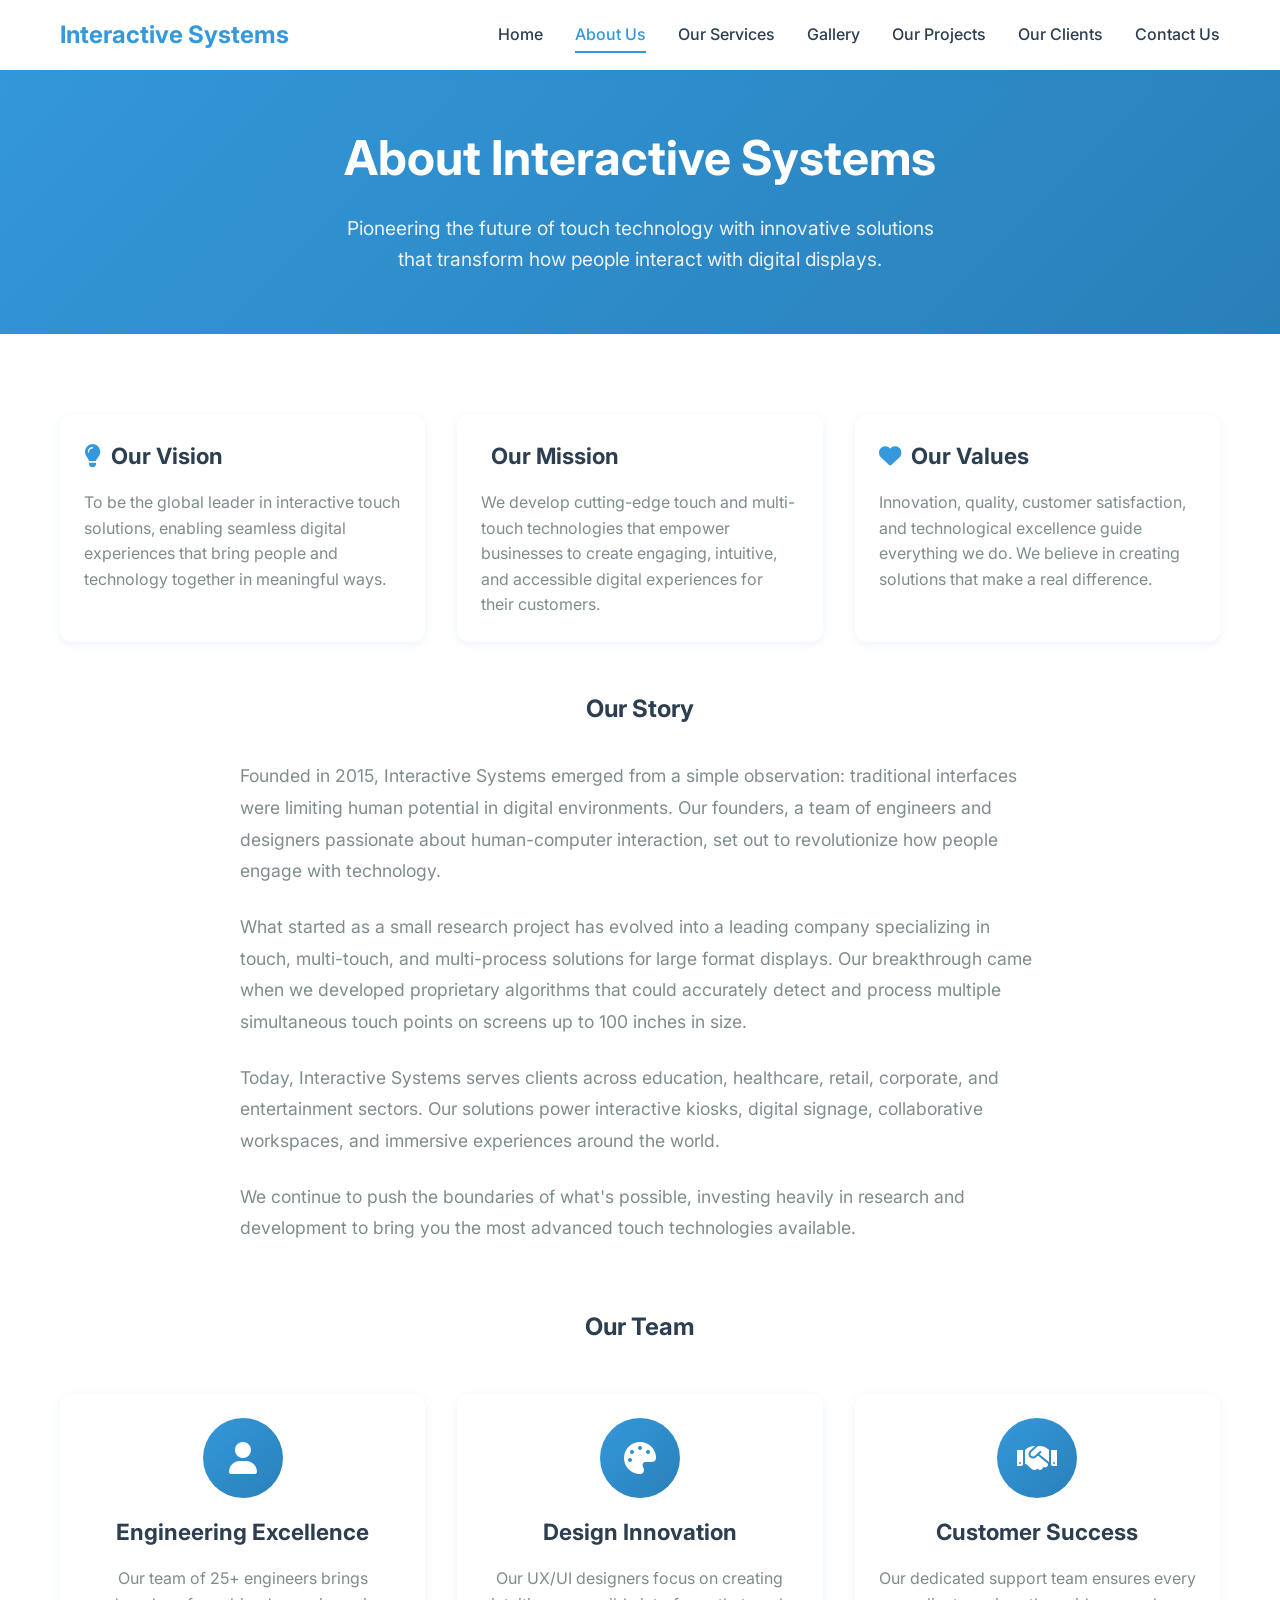
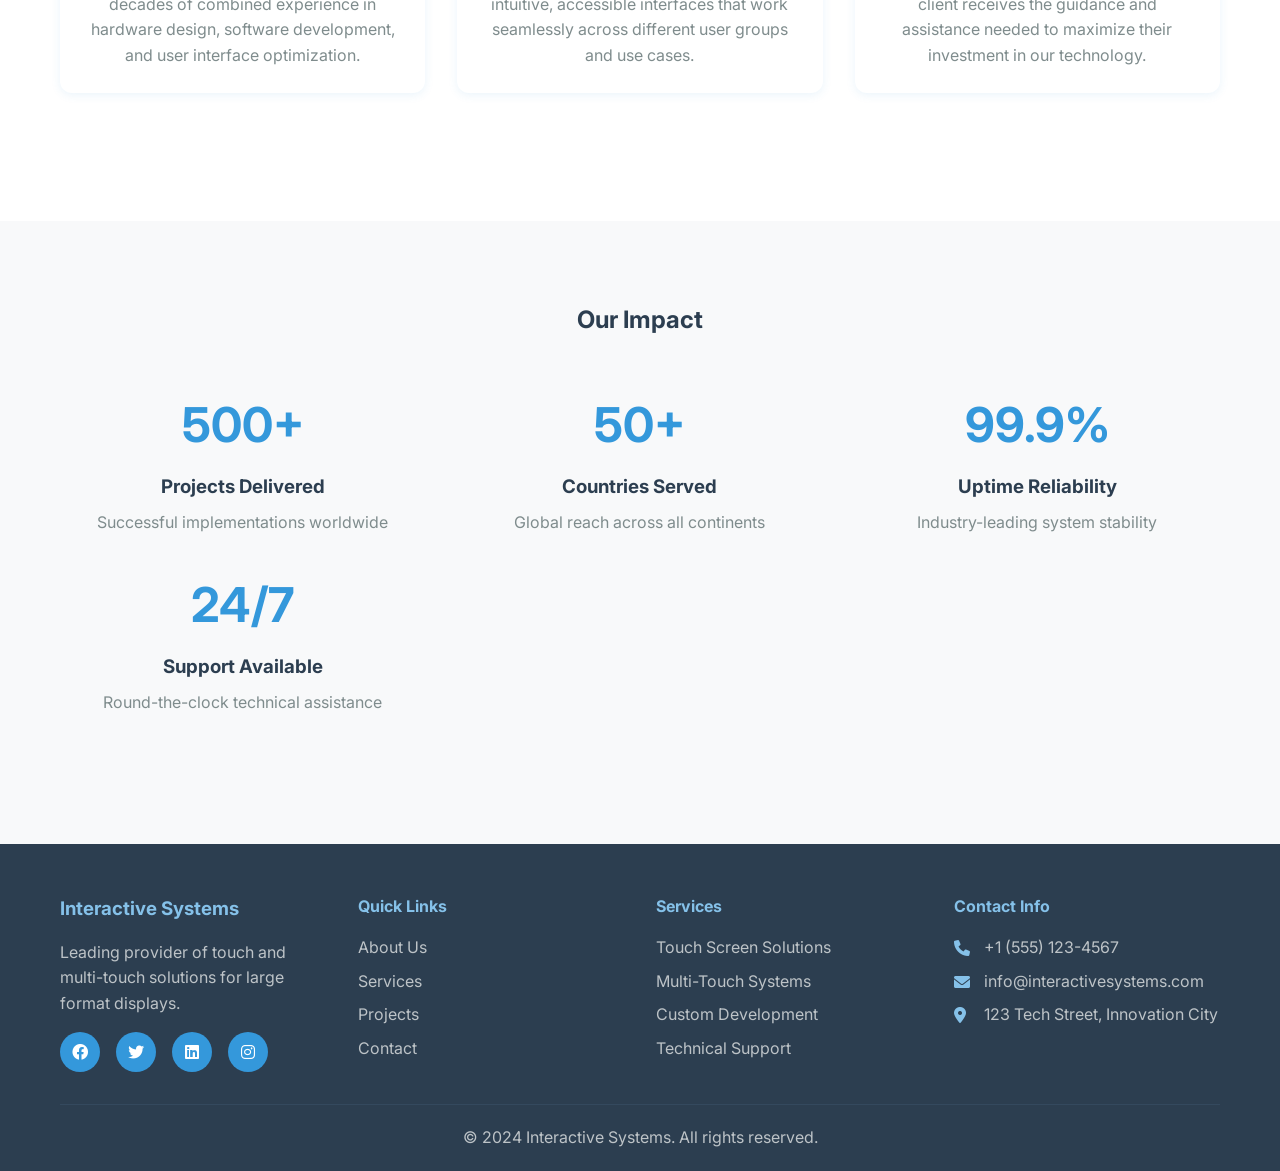
<file: about.html>
<!DOCTYPE html>
<html lang="en">
<head>
    <meta charset="UTF-8">
    <meta name="viewport" content="width=device-width, initial-scale=1.0">
    <title>About Us - Interactive Systems</title>
    <link rel="stylesheet" href="css/style.css">
    <link href="https://fonts.googleapis.com/css2?family=Inter:wght@300;400;500;600;700&display=swap" rel="stylesheet">
    <link rel="stylesheet" href="https://cdnjs.cloudflare.com/ajax/libs/font-awesome/6.0.0/css/all.min.css">
</head>
<body>
    <!-- Navigation -->
    <nav class="navbar">
        <div class="nav-container">
            <div class="nav-logo">
                <h2>Interactive Systems</h2>
            </div>
            <div class="nav-menu" id="nav-menu">
                <a href="index.html" class="nav-link">Home</a>
                <a href="about.html" class="nav-link active">About Us</a>
                <a href="services.html" class="nav-link">Our Services</a>
                <a href="gallery.html" class="nav-link">Gallery</a>
                <a href="projects.html" class="nav-link">Our Projects</a>
                <a href="clients.html" class="nav-link">Our Clients</a>
                <a href="contact.html" class="nav-link">Contact Us</a>
            </div>
            <div class="nav-toggle" id="nav-toggle">
                <span class="bar"></span>
                <span class="bar"></span>
                <span class="bar"></span>
            </div>
        </div>
    </nav>

    <!-- Page Header -->
    <section class="page-header">
        <div class="container">
            <h1>About Interactive Systems</h1>
            <p>Pioneering the future of touch technology with innovative solutions that transform how people interact with digital displays.</p>
        </div>
    </section>

    <!-- About Content -->
    <section class="content-section">
        <div class="container">
            <div class="content-grid">
                <div class="content-card">
                    <div class="content-card-body">
                        <h3><i class="fas fa-lightbulb" style="color: var(--primary-color); margin-right: 10px;"></i>Our Vision</h3>
                        <p>To be the global leader in interactive touch solutions, enabling seamless digital experiences that bring people and technology together in meaningful ways.</p>
                    </div>
                </div>
                <div class="content-card">
                    <div class="content-card-body">
                        <h3><i class="fas fa-target" style="color: var(--primary-color); margin-right: 10px;"></i>Our Mission</h3>
                        <p>We develop cutting-edge touch and multi-touch technologies that empower businesses to create engaging, intuitive, and accessible digital experiences for their customers.</p>
                    </div>
                </div>
                <div class="content-card">
                    <div class="content-card-body">
                        <h3><i class="fas fa-heart" style="color: var(--primary-color); margin-right: 10px;"></i>Our Values</h3>
                        <p>Innovation, quality, customer satisfaction, and technological excellence guide everything we do. We believe in creating solutions that make a real difference.</p>
                    </div>
                </div>
            </div>

            <div style="margin-bottom: 4rem;">
                <h2 style="text-align: center; margin-bottom: 2rem; color: var(--text-dark);">Our Story</h2>
                <div style="max-width: 800px; margin: 0 auto; font-size: 1.1rem; line-height: 1.8; color: var(--text-light);">
                    <p style="margin-bottom: 1.5rem;">Founded in 2015, Interactive Systems emerged from a simple observation: traditional interfaces were limiting human potential in digital environments. Our founders, a team of engineers and designers passionate about human-computer interaction, set out to revolutionize how people engage with technology.</p>
                    
                    <p style="margin-bottom: 1.5rem;">What started as a small research project has evolved into a leading company specializing in touch, multi-touch, and multi-process solutions for large format displays. Our breakthrough came when we developed proprietary algorithms that could accurately detect and process multiple simultaneous touch points on screens up to 100 inches in size.</p>
                    
                    <p style="margin-bottom: 1.5rem;">Today, Interactive Systems serves clients across education, healthcare, retail, corporate, and entertainment sectors. Our solutions power interactive kiosks, digital signage, collaborative workspaces, and immersive experiences around the world.</p>
                    
                    <p>We continue to push the boundaries of what's possible, investing heavily in research and development to bring you the most advanced touch technologies available.</p>
                </div>
            </div>

            <h2 style="text-align: center; margin-bottom: 3rem; color: var(--text-dark);">Our Team</h2>
            <div class="content-grid">
                <div class="content-card">
                    <div class="content-card-body" style="text-align: center;">
                        <div style="width: 80px; height: 80px; background: linear-gradient(135deg, var(--primary-color), var(--primary-dark)); border-radius: 50%; margin: 0 auto 1rem; display: flex; align-items: center; justify-content: center;">
                            <i class="fas fa-user" style="font-size: 2rem; color: white;"></i>
                        </div>
                        <h3>Engineering Excellence</h3>
                        <p>Our team of 25+ engineers brings decades of combined experience in hardware design, software development, and user interface optimization.</p>
                    </div>
                </div>
                <div class="content-card">
                    <div class="content-card-body" style="text-align: center;">
                        <div style="width: 80px; height: 80px; background: linear-gradient(135deg, var(--primary-color), var(--primary-dark)); border-radius: 50%; margin: 0 auto 1rem; display: flex; align-items: center; justify-content: center;">
                            <i class="fas fa-palette" style="font-size: 2rem; color: white;"></i>
                        </div>
                        <h3>Design Innovation</h3>
                        <p>Our UX/UI designers focus on creating intuitive, accessible interfaces that work seamlessly across different user groups and use cases.</p>
                    </div>
                </div>
                <div class="content-card">
                    <div class="content-card-body" style="text-align: center;">
                        <div style="width: 80px; height: 80px; background: linear-gradient(135deg, var(--primary-color), var(--primary-dark)); border-radius: 50%; margin: 0 auto 1rem; display: flex; align-items: center; justify-content: center;">
                            <i class="fas fa-handshake" style="font-size: 2rem; color: white;"></i>
                        </div>
                        <h3>Customer Success</h3>
                        <p>Our dedicated support team ensures every client receives the guidance and assistance needed to maximize their investment in our technology.</p>
                    </div>
                </div>
            </div>
        </div>
    </section>

    <!-- Stats Section -->
    <section style="background-color: var(--secondary-color); padding: 80px 0;">
        <div class="container">
            <h2 style="text-align: center; margin-bottom: 3rem; color: var(--text-dark);">Our Impact</h2>
            <div class="content-grid">
                <div style="text-align: center;">
                    <div style="font-size: 3rem; font-weight: 700; color: var(--primary-color); margin-bottom: 0.5rem;">500+</div>
                    <h3 style="margin-bottom: 0.5rem;">Projects Delivered</h3>
                    <p style="color: var(--text-light);">Successful implementations worldwide</p>
                </div>
                <div style="text-align: center;">
                    <div style="font-size: 3rem; font-weight: 700; color: var(--primary-color); margin-bottom: 0.5rem;">50+</div>
                    <h3 style="margin-bottom: 0.5rem;">Countries Served</h3>
                    <p style="color: var(--text-light);">Global reach across all continents</p>
                </div>
                <div style="text-align: center;">
                    <div style="font-size: 3rem; font-weight: 700; color: var(--primary-color); margin-bottom: 0.5rem;">99.9%</div>
                    <h3 style="margin-bottom: 0.5rem;">Uptime Reliability</h3>
                    <p style="color: var(--text-light);">Industry-leading system stability</p>
                </div>
                <div style="text-align: center;">
                    <div style="font-size: 3rem; font-weight: 700; color: var(--primary-color); margin-bottom: 0.5rem;">24/7</div>
                    <h3 style="margin-bottom: 0.5rem;">Support Available</h3>
                    <p style="color: var(--text-light);">Round-the-clock technical assistance</p>
                </div>
            </div>
        </div>
    </section>

    <!-- Footer -->
    <footer class="footer">
        <div class="container">
            <div class="footer-content">
                <div class="footer-section">
                    <h3>Interactive Systems</h3>
                    <p>Leading provider of touch and multi-touch solutions for large format displays.</p>
                    <div class="social-links">
                        <a href="#"><i class="fab fa-facebook"></i></a>
                        <a href="#"><i class="fab fa-twitter"></i></a>
                        <a href="#"><i class="fab fa-linkedin"></i></a>
                        <a href="#"><i class="fab fa-instagram"></i></a>
                    </div>
                </div>
                <div class="footer-section">
                    <h4>Quick Links</h4>
                    <ul>
                        <li><a href="about.html">About Us</a></li>
                        <li><a href="services.html">Services</a></li>
                        <li><a href="projects.html">Projects</a></li>
                        <li><a href="contact.html">Contact</a></li>
                    </ul>
                </div>
                <div class="footer-section">
                    <h4>Services</h4>
                    <ul>
                        <li><a href="#">Touch Screen Solutions</a></li>
                        <li><a href="#">Multi-Touch Systems</a></li>
                        <li><a href="#">Custom Development</a></li>
                        <li><a href="#">Technical Support</a></li>
                    </ul>
                </div>
                <div class="footer-section">
                    <h4>Contact Info</h4>
                    <div class="contact-info">
                        <p><i class="fas fa-phone"></i> +1 (555) 123-4567</p>
                        <p><i class="fas fa-envelope"></i> info@interactivesystems.com</p>
                        <p><i class="fas fa-map-marker-alt"></i> 123 Tech Street, Innovation City</p>
                    </div>
                </div>
            </div>
            <div class="footer-bottom">
                <p>&copy; 2024 Interactive Systems. All rights reserved.</p>
            </div>
        </div>
    </footer>

    <script src="js/script.js"></script>
</body>
</html>
</file>
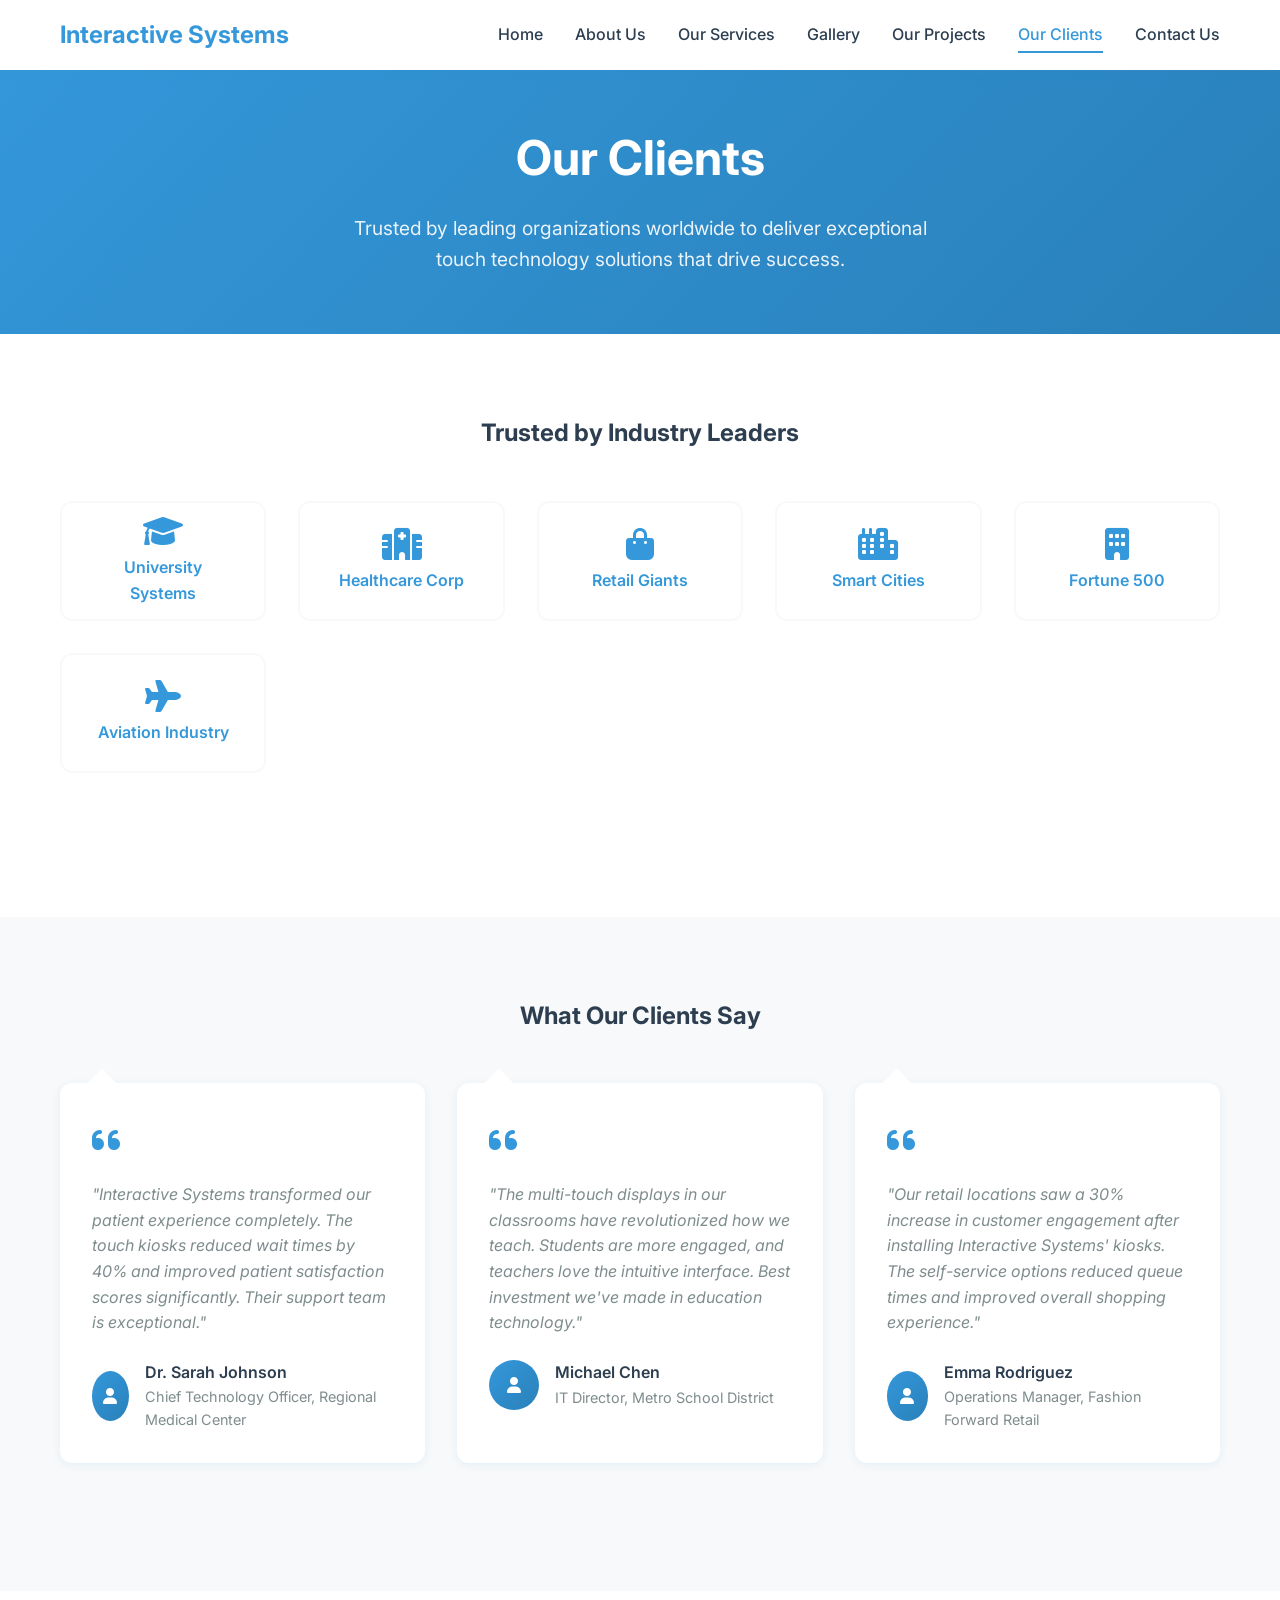
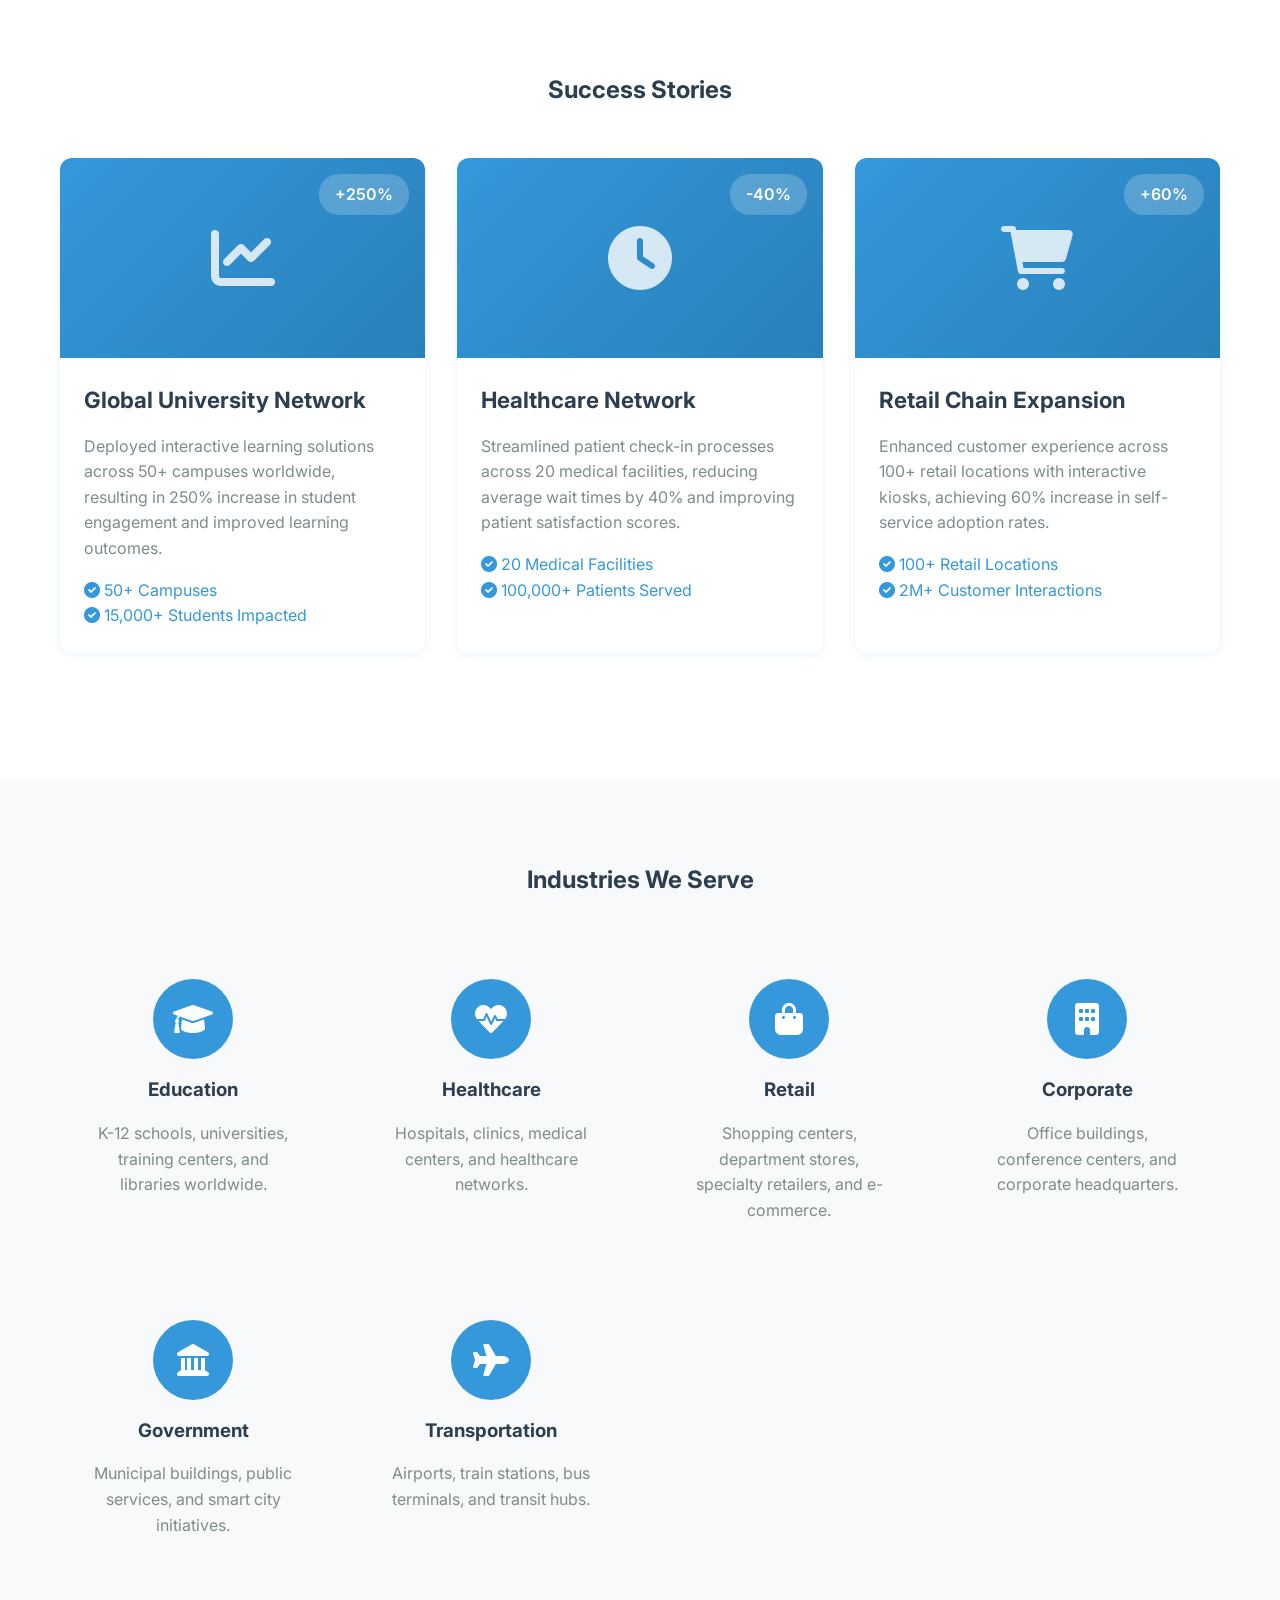
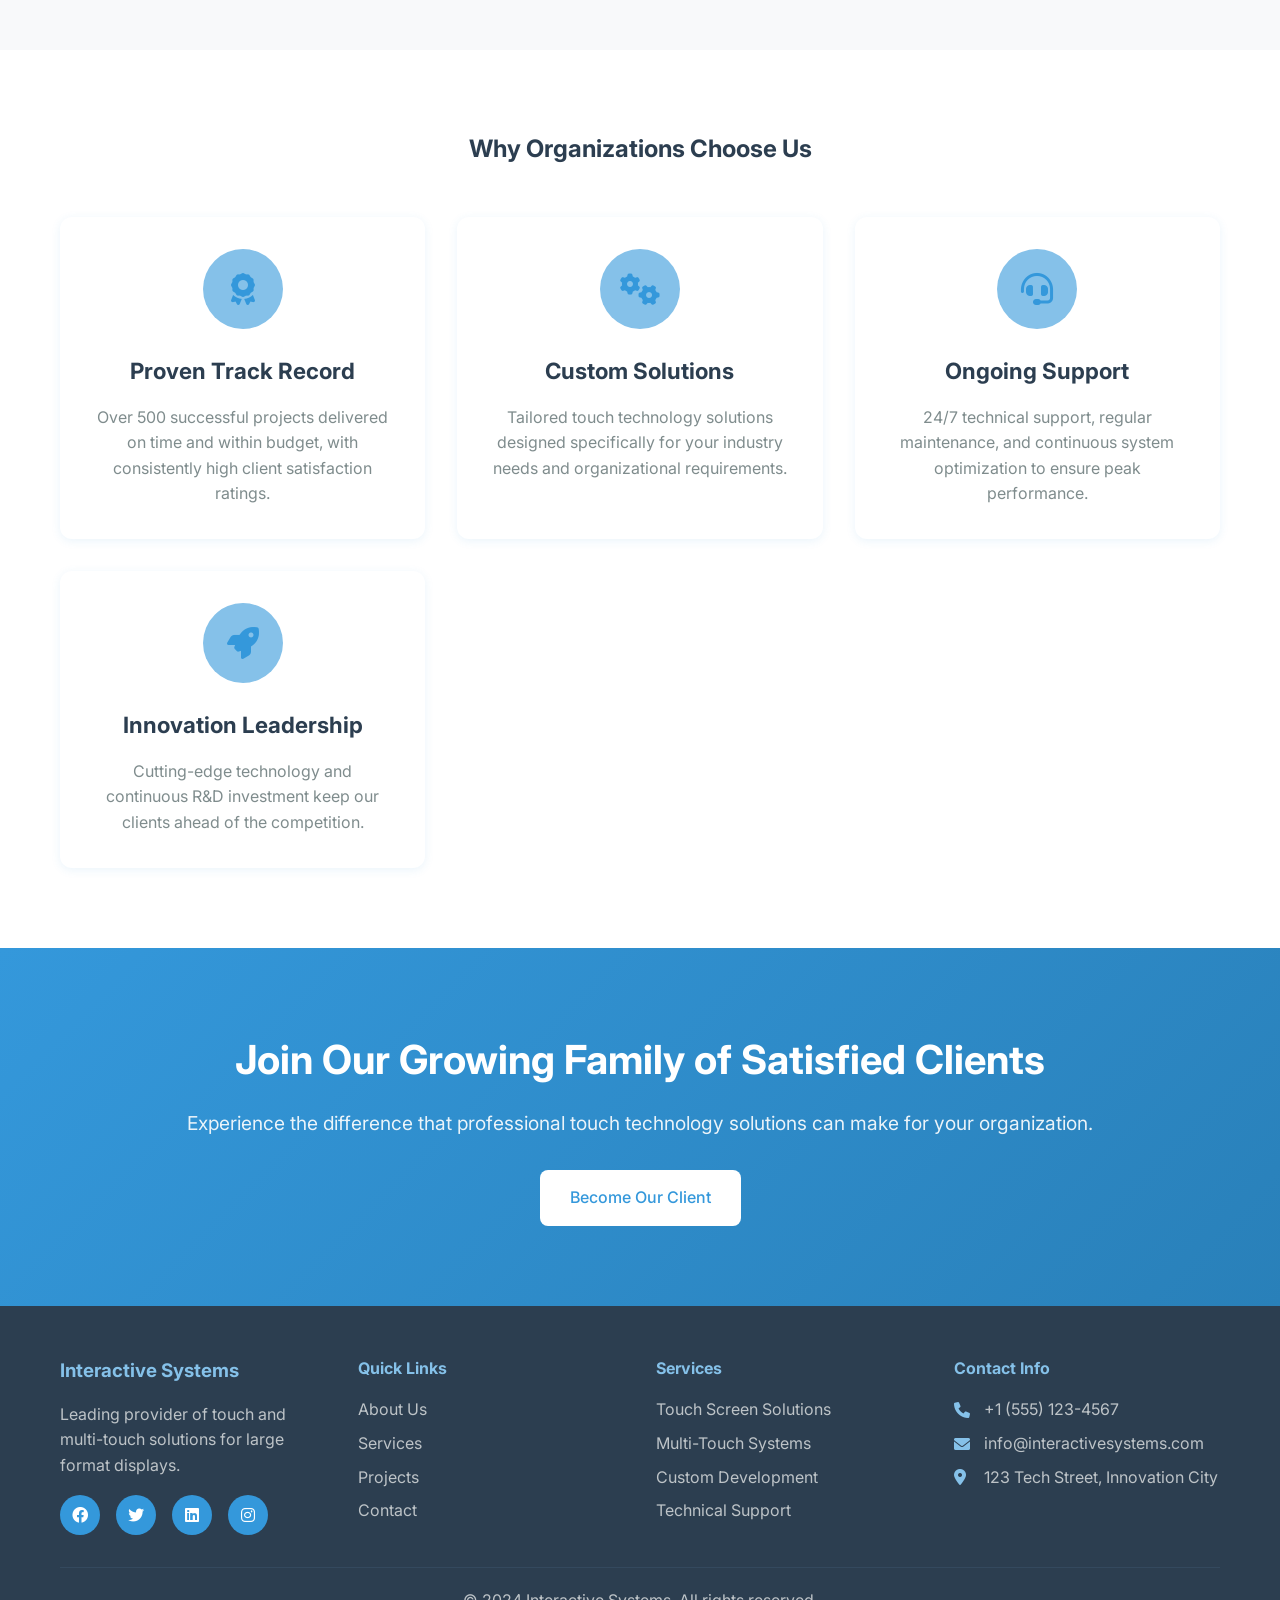
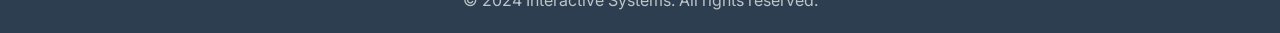
<file: clients.html>
<!DOCTYPE html>
<html lang="en">
<head>
    <meta charset="UTF-8">
    <meta name="viewport" content="width=device-width, initial-scale=1.0">
    <title>Our Clients - Interactive Systems</title>
    <link rel="stylesheet" href="css/style.css">
    <link href="https://fonts.googleapis.com/css2?family=Inter:wght@300;400;500;600;700&display=swap" rel="stylesheet">
    <link rel="stylesheet" href="https://cdnjs.cloudflare.com/ajax/libs/font-awesome/6.0.0/css/all.min.css">
</head>
<body>
    <!-- Navigation -->
    <nav class="navbar">
        <div class="nav-container">
            <div class="nav-logo">
                <h2>Interactive Systems</h2>
            </div>
            <div class="nav-menu" id="nav-menu">
                <a href="index.html" class="nav-link">Home</a>
                <a href="about.html" class="nav-link">About Us</a>
                <a href="services.html" class="nav-link">Our Services</a>
                <a href="gallery.html" class="nav-link">Gallery</a>
                <a href="projects.html" class="nav-link">Our Projects</a>
                <a href="clients.html" class="nav-link active">Our Clients</a>
                <a href="contact.html" class="nav-link">Contact Us</a>
            </div>
            <div class="nav-toggle" id="nav-toggle">
                <span class="bar"></span>
                <span class="bar"></span>
                <span class="bar"></span>
            </div>
        </div>
    </nav>

    <!-- Page Header -->
    <section class="page-header">
        <div class="container">
            <h1>Our Clients</h1>
            <p>Trusted by leading organizations worldwide to deliver exceptional touch technology solutions that drive success.</p>
        </div>
    </section>

    <!-- Client Logos -->
    <section class="content-section">
        <div class="container">
            <h2 style="text-align: center; margin-bottom: 3rem; color: var(--text-dark);">Trusted by Industry Leaders</h2>
            <div style="display: grid; grid-template-columns: repeat(auto-fit, minmax(200px, 1fr)); gap: 2rem; margin-bottom: 4rem;">
                <!-- Client logo placeholders -->
                <div style="background: var(--white); border: 2px solid var(--secondary-color); border-radius: 12px; padding: 2rem; display: flex; align-items: center; justify-content: center; height: 120px; transition: all 0.3s ease;" onmouseover="this.style.borderColor='var(--primary-color)'; this.style.boxShadow='var(--shadow-hover)'" onmouseout="this.style.borderColor='var(--secondary-color)'; this.style.boxShadow='none'">
                    <div style="text-align: center; color: var(--primary-color);">
                        <i class="fas fa-graduation-cap" style="font-size: 2rem; margin-bottom: 0.5rem;"></i>
                        <div style="font-weight: 600;">University Systems</div>
                    </div>
                </div>
                <div style="background: var(--white); border: 2px solid var(--secondary-color); border-radius: 12px; padding: 2rem; display: flex; align-items: center; justify-content: center; height: 120px; transition: all 0.3s ease;" onmouseover="this.style.borderColor='var(--primary-color)'; this.style.boxShadow='var(--shadow-hover)'" onmouseout="this.style.borderColor='var(--secondary-color)'; this.style.boxShadow='none'">
                    <div style="text-align: center; color: var(--primary-color);">
                        <i class="fas fa-hospital" style="font-size: 2rem; margin-bottom: 0.5rem;"></i>
                        <div style="font-weight: 600;">Healthcare Corp</div>
                    </div>
                </div>
                <div style="background: var(--white); border: 2px solid var(--secondary-color); border-radius: 12px; padding: 2rem; display: flex; align-items: center; justify-content: center; height: 120px; transition: all 0.3s ease;" onmouseover="this.style.borderColor='var(--primary-color)'; this.style.boxShadow='var(--shadow-hover)'" onmouseout="this.style.borderColor='var(--secondary-color)'; this.style.boxShadow='none'">
                    <div style="text-align: center; color: var(--primary-color);">
                        <i class="fas fa-shopping-bag" style="font-size: 2rem; margin-bottom: 0.5rem;"></i>
                        <div style="font-weight: 600;">Retail Giants</div>
                    </div>
                </div>
                <div style="background: var(--white); border: 2px solid var(--secondary-color); border-radius: 12px; padding: 2rem; display: flex; align-items: center; justify-content: center; height: 120px; transition: all 0.3s ease;" onmouseover="this.style.borderColor='var(--primary-color)'; this.style.boxShadow='var(--shadow-hover)'" onmouseout="this.style.borderColor='var(--secondary-color)'; this.style.boxShadow='none'">
                    <div style="text-align: center; color: var(--primary-color);">
                        <i class="fas fa-city" style="font-size: 2rem; margin-bottom: 0.5rem;"></i>
                        <div style="font-weight: 600;">Smart Cities</div>
                    </div>
                </div>
                <div style="background: var(--white); border: 2px solid var(--secondary-color); border-radius: 12px; padding: 2rem; display: flex; align-items: center; justify-content: center; height: 120px; transition: all 0.3s ease;" onmouseover="this.style.borderColor='var(--primary-color)'; this.style.boxShadow='var(--shadow-hover)'" onmouseout="this.style.borderColor='var(--secondary-color)'; this.style.boxShadow='none'">
                    <div style="text-align: center; color: var(--primary-color);">
                        <i class="fas fa-building" style="font-size: 2rem; margin-bottom: 0.5rem;"></i>
                        <div style="font-weight: 600;">Fortune 500</div>
                    </div>
                </div>
                <div style="background: var(--white); border: 2px solid var(--secondary-color); border-radius: 12px; padding: 2rem; display: flex; align-items: center; justify-content: center; height: 120px; transition: all 0.3s ease;" onmouseover="this.style.borderColor='var(--primary-color)'; this.style.boxShadow='var(--shadow-hover)'" onmouseout="this.style.borderColor='var(--secondary-color)'; this.style.boxShadow='none'">
                    <div style="text-align: center; color: var(--primary-color);">
                        <i class="fas fa-plane" style="font-size: 2rem; margin-bottom: 0.5rem;"></i>
                        <div style="font-weight: 600;">Aviation Industry</div>
                    </div>
                </div>
            </div>
        </div>
    </section>

    <!-- Client Testimonials -->
    <section style="background-color: var(--secondary-color); padding: 80px 0;">
        <div class="container">
            <h2 style="text-align: center; margin-bottom: 3rem; color: var(--text-dark);">What Our Clients Say</h2>
            <div class="content-grid">
                <div style="background: var(--white); padding: 2rem; border-radius: 12px; box-shadow: var(--shadow); position: relative;">
                    <div style="position: absolute; top: -10px; left: 2rem; width: 20px; height: 20px; background: var(--white); transform: rotate(45deg);"></div>
                    <div style="color: var(--primary-color); font-size: 2rem; margin-bottom: 1rem;">
                        <i class="fas fa-quote-left"></i>
                    </div>
                    <p style="font-style: italic; color: var(--text-light); margin-bottom: 1.5rem; line-height: 1.6;">"Interactive Systems transformed our patient experience completely. The touch kiosks reduced wait times by 40% and improved patient satisfaction scores significantly. Their support team is exceptional."</p>
                    <div style="display: flex; align-items: center;">
                        <div style="width: 50px; height: 50px; background: linear-gradient(135deg, var(--primary-color), var(--primary-dark)); border-radius: 50%; display: flex; align-items: center; justify-content: center; margin-right: 1rem;">
                            <i class="fas fa-user" style="color: white;"></i>
                        </div>
                        <div>
                            <div style="font-weight: 600; color: var(--text-dark);">Dr. Sarah Johnson</div>
                            <div style="color: var(--text-light); font-size: 0.9rem;">Chief Technology Officer, Regional Medical Center</div>
                        </div>
                    </div>
                </div>

                <div style="background: var(--white); padding: 2rem; border-radius: 12px; box-shadow: var(--shadow); position: relative;">
                    <div style="position: absolute; top: -10px; left: 2rem; width: 20px; height: 20px; background: var(--white); transform: rotate(45deg);"></div>
                    <div style="color: var(--primary-color); font-size: 2rem; margin-bottom: 1rem;">
                        <i class="fas fa-quote-left"></i>
                    </div>
                    <p style="font-style: italic; color: var(--text-light); margin-bottom: 1.5rem; line-height: 1.6;">"The multi-touch displays in our classrooms have revolutionized how we teach. Students are more engaged, and teachers love the intuitive interface. Best investment we've made in education technology."</p>
                    <div style="display: flex; align-items: center;">
                        <div style="width: 50px; height: 50px; background: linear-gradient(135deg, var(--primary-color), var(--primary-dark)); border-radius: 50%; display: flex; align-items: center; justify-content: center; margin-right: 1rem;">
                            <i class="fas fa-user" style="color: white;"></i>
                        </div>
                        <div>
                            <div style="font-weight: 600; color: var(--text-dark);">Michael Chen</div>
                            <div style="color: var(--text-light); font-size: 0.9rem;">IT Director, Metro School District</div>
                        </div>
                    </div>
                </div>

                <div style="background: var(--white); padding: 2rem; border-radius: 12px; box-shadow: var(--shadow); position: relative;">
                    <div style="position: absolute; top: -10px; left: 2rem; width: 20px; height: 20px; background: var(--white); transform: rotate(45deg);"></div>
                    <div style="color: var(--primary-color); font-size: 2rem; margin-bottom: 1rem;">
                        <i class="fas fa-quote-left"></i>
                    </div>
                    <p style="font-style: italic; color: var(--text-light); margin-bottom: 1.5rem; line-height: 1.6;">"Our retail locations saw a 30% increase in customer engagement after installing Interactive Systems' kiosks. The self-service options reduced queue times and improved overall shopping experience."</p>
                    <div style="display: flex; align-items: center;">
                        <div style="width: 50px; height: 50px; background: linear-gradient(135deg, var(--primary-color), var(--primary-dark)); border-radius: 50%; display: flex; align-items: center; justify-content: center; margin-right: 1rem;">
                            <i class="fas fa-user" style="color: white;"></i>
                        </div>
                        <div>
                            <div style="font-weight: 600; color: var(--text-dark);">Emma Rodriguez</div>
                            <div style="color: var(--text-light); font-size: 0.9rem;">Operations Manager, Fashion Forward Retail</div>
                        </div>
                    </div>
                </div>
            </div>
        </div>
    </section>

    <!-- Client Success Stories -->
    <section class="content-section">
        <div class="container">
            <h2 style="text-align: center; margin-bottom: 3rem; color: var(--text-dark);">Success Stories</h2>
            <div class="content-grid">
                <div class="content-card">
                    <div style="height: 200px; background: linear-gradient(135deg, var(--primary-color), var(--primary-dark)); display: flex; align-items: center; justify-content: center; position: relative;">
                        <i class="fas fa-chart-line" style="font-size: 4rem; color: white; opacity: 0.8;"></i>
                        <div style="position: absolute; top: 1rem; right: 1rem; background: rgba(255,255,255,0.2); padding: 0.5rem 1rem; border-radius: 20px; color: white; font-weight: 600;">+250%</div>
                    </div>
                    <div class="content-card-body">
                        <h3>Global University Network</h3>
                        <p>Deployed interactive learning solutions across 50+ campuses worldwide, resulting in 250% increase in student engagement and improved learning outcomes.</p>
                        <div style="margin-top: 1rem; color: var(--primary-color);">
                            <i class="fas fa-check-circle"></i> 50+ Campuses
                        </div>
                        <div style="color: var(--primary-color);">
                            <i class="fas fa-check-circle"></i> 15,000+ Students Impacted
                        </div>
                    </div>
                </div>

                <div class="content-card">
                    <div style="height: 200px; background: linear-gradient(135deg, var(--primary-color), var(--primary-dark)); display: flex; align-items: center; justify-content: center; position: relative;">
                        <i class="fas fa-clock" style="font-size: 4rem; color: white; opacity: 0.8;"></i>
                        <div style="position: absolute; top: 1rem; right: 1rem; background: rgba(255,255,255,0.2); padding: 0.5rem 1rem; border-radius: 20px; color: white; font-weight: 600;">-40%</div>
                    </div>
                    <div class="content-card-body">
                        <h3>Healthcare Network</h3>
                        <p>Streamlined patient check-in processes across 20 medical facilities, reducing average wait times by 40% and improving patient satisfaction scores.</p>
                        <div style="margin-top: 1rem; color: var(--primary-color);">
                            <i class="fas fa-check-circle"></i> 20 Medical Facilities
                        </div>
                        <div style="color: var(--primary-color);">
                            <i class="fas fa-check-circle"></i> 100,000+ Patients Served
                        </div>
                    </div>
                </div>

                <div class="content-card">
                    <div style="height: 200px; background: linear-gradient(135deg, var(--primary-color), var(--primary-dark)); display: flex; align-items: center; justify-content: center; position: relative;">
                        <i class="fas fa-shopping-cart" style="font-size: 4rem; color: white; opacity: 0.8;"></i>
                        <div style="position: absolute; top: 1rem; right: 1rem; background: rgba(255,255,255,0.2); padding: 0.5rem 1rem; border-radius: 20px; color: white; font-weight: 600;">+60%</div>
                    </div>
                    <div class="content-card-body">
                        <h3>Retail Chain Expansion</h3>
                        <p>Enhanced customer experience across 100+ retail locations with interactive kiosks, achieving 60% increase in self-service adoption rates.</p>
                        <div style="margin-top: 1rem; color: var(--primary-color);">
                            <i class="fas fa-check-circle"></i> 100+ Retail Locations
                        </div>
                        <div style="color: var(--primary-color);">
                            <i class="fas fa-check-circle"></i> 2M+ Customer Interactions
                        </div>
                    </div>
                </div>
            </div>
        </div>
    </section>

    <!-- Industries We Serve -->
    <section style="background-color: var(--secondary-color); padding: 80px 0;">
        <div class="container">
            <h2 style="text-align: center; margin-bottom: 3rem; color: var(--text-dark);">Industries We Serve</h2>
            <div style="display: grid; grid-template-columns: repeat(auto-fit, minmax(250px, 1fr)); gap: 2rem;">
                <div style="text-align: center; padding: 2rem;">
                    <div style="width: 80px; height: 80px; background: var(--primary-color); border-radius: 50%; margin: 0 auto 1rem; display: flex; align-items: center; justify-content: center;">
                        <i class="fas fa-graduation-cap" style="font-size: 2rem; color: white;"></i>
                    </div>
                    <h3 style="margin-bottom: 1rem;">Education</h3>
                    <p style="color: var(--text-light);">K-12 schools, universities, training centers, and libraries worldwide.</p>
                </div>
                <div style="text-align: center; padding: 2rem;">
                    <div style="width: 80px; height: 80px; background: var(--primary-color); border-radius: 50%; margin: 0 auto 1rem; display: flex; align-items: center; justify-content: center;">
                        <i class="fas fa-heartbeat" style="font-size: 2rem; color: white;"></i>
                    </div>
                    <h3 style="margin-bottom: 1rem;">Healthcare</h3>
                    <p style="color: var(--text-light);">Hospitals, clinics, medical centers, and healthcare networks.</p>
                </div>
                <div style="text-align: center; padding: 2rem;">
                    <div style="width: 80px; height: 80px; background: var(--primary-color); border-radius: 50%; margin: 0 auto 1rem; display: flex; align-items: center; justify-content: center;">
                        <i class="fas fa-shopping-bag" style="font-size: 2rem; color: white;"></i>
                    </div>
                    <h3 style="margin-bottom: 1rem;">Retail</h3>
                    <p style="color: var(--text-light);">Shopping centers, department stores, specialty retailers, and e-commerce.</p>
                </div>
                <div style="text-align: center; padding: 2rem;">
                    <div style="width: 80px; height: 80px; background: var(--primary-color); border-radius: 50%; margin: 0 auto 1rem; display: flex; align-items: center; justify-content: center;">
                        <i class="fas fa-building" style="font-size: 2rem; color: white;"></i>
                    </div>
                    <h3 style="margin-bottom: 1rem;">Corporate</h3>
                    <p style="color: var(--text-light);">Office buildings, conference centers, and corporate headquarters.</p>
                </div>
                <div style="text-align: center; padding: 2rem;">
                    <div style="width: 80px; height: 80px; background: var(--primary-color); border-radius: 50%; margin: 0 auto 1rem; display: flex; align-items: center; justify-content: center;">
                        <i class="fas fa-landmark" style="font-size: 2rem; color: white;"></i>
                    </div>
                    <h3 style="margin-bottom: 1rem;">Government</h3>
                    <p style="color: var(--text-light);">Municipal buildings, public services, and smart city initiatives.</p>
                </div>
                <div style="text-align: center; padding: 2rem;">
                    <div style="width: 80px; height: 80px; background: var(--primary-color); border-radius: 50%; margin: 0 auto 1rem; display: flex; align-items: center; justify-content: center;">
                        <i class="fas fa-plane" style="font-size: 2rem; color: white;"></i>
                    </div>
                    <h3 style="margin-bottom: 1rem;">Transportation</h3>
                    <p style="color: var(--text-light);">Airports, train stations, bus terminals, and transit hubs.</p>
                </div>
            </div>
        </div>
    </section>

    <!-- Partnership Benefits -->
    <section class="content-section">
        <div class="container">
            <h2 style="text-align: center; margin-bottom: 3rem; color: var(--text-dark);">Why Organizations Choose Us</h2>
            <div class="features-grid">
                <div class="feature-card">
                    <div class="feature-icon">
                        <i class="fas fa-award"></i>
                    </div>
                    <h3>Proven Track Record</h3>
                    <p>Over 500 successful projects delivered on time and within budget, with consistently high client satisfaction ratings.</p>
                </div>
                <div class="feature-card">
                    <div class="feature-icon">
                        <i class="fas fa-cogs"></i>
                    </div>
                    <h3>Custom Solutions</h3>
                    <p>Tailored touch technology solutions designed specifically for your industry needs and organizational requirements.</p>
                </div>
                <div class="feature-card">
                    <div class="feature-icon">
                        <i class="fas fa-headset"></i>
                    </div>
                    <h3>Ongoing Support</h3>
                    <p>24/7 technical support, regular maintenance, and continuous system optimization to ensure peak performance.</p>
                </div>
                <div class="feature-card">
                    <div class="feature-icon">
                        <i class="fas fa-rocket"></i>
                    </div>
                    <h3>Innovation Leadership</h3>
                    <p>Cutting-edge technology and continuous R&D investment keep our clients ahead of the competition.</p>
                </div>
            </div>
        </div>
    </section>

    <!-- CTA Section -->
    <section class="cta">
        <div class="container">
            <h2>Join Our Growing Family of Satisfied Clients</h2>
            <p>Experience the difference that professional touch technology solutions can make for your organization.</p>
            <a href="contact.html" class="btn btn-primary">Become Our Client</a>
        </div>
    </section>

    <!-- Footer -->
    <footer class="footer">
        <div class="container">
            <div class="footer-content">
                <div class="footer-section">
                    <h3>Interactive Systems</h3>
                    <p>Leading provider of touch and multi-touch solutions for large format displays.</p>
                    <div class="social-links">
                        <a href="#"><i class="fab fa-facebook"></i></a>
                        <a href="#"><i class="fab fa-twitter"></i></a>
                        <a href="#"><i class="fab fa-linkedin"></i></a>
                        <a href="#"><i class="fab fa-instagram"></i></a>
                    </div>
                </div>
                <div class="footer-section">
                    <h4>Quick Links</h4>
                    <ul>
                        <li><a href="about.html">About Us</a></li>
                        <li><a href="services.html">Services</a></li>
                        <li><a href="projects.html">Projects</a></li>
                        <li><a href="contact.html">Contact</a></li>
                    </ul>
                </div>
                <div class="footer-section">
                    <h4>Services</h4>
                    <ul>
                        <li><a href="#">Touch Screen Solutions</a></li>
                        <li><a href="#">Multi-Touch Systems</a></li>
                        <li><a href="#">Custom Development</a></li>
                        <li><a href="#">Technical Support</a></li>
                    </ul>
                </div>
                <div class="footer-section">
                    <h4>Contact Info</h4>
                    <div class="contact-info">
                        <p><i class="fas fa-phone"></i> +1 (555) 123-4567</p>
                        <p><i class="fas fa-envelope"></i> info@interactivesystems.com</p>
                        <p><i class="fas fa-map-marker-alt"></i> 123 Tech Street, Innovation City</p>
                    </div>
                </div>
            </div>
            <div class="footer-bottom">
                <p>&copy; 2024 Interactive Systems. All rights reserved.</p>
            </div>
        </div>
    </footer>

    <script src="js/script.js"></script>
</body>
</html>
</file>
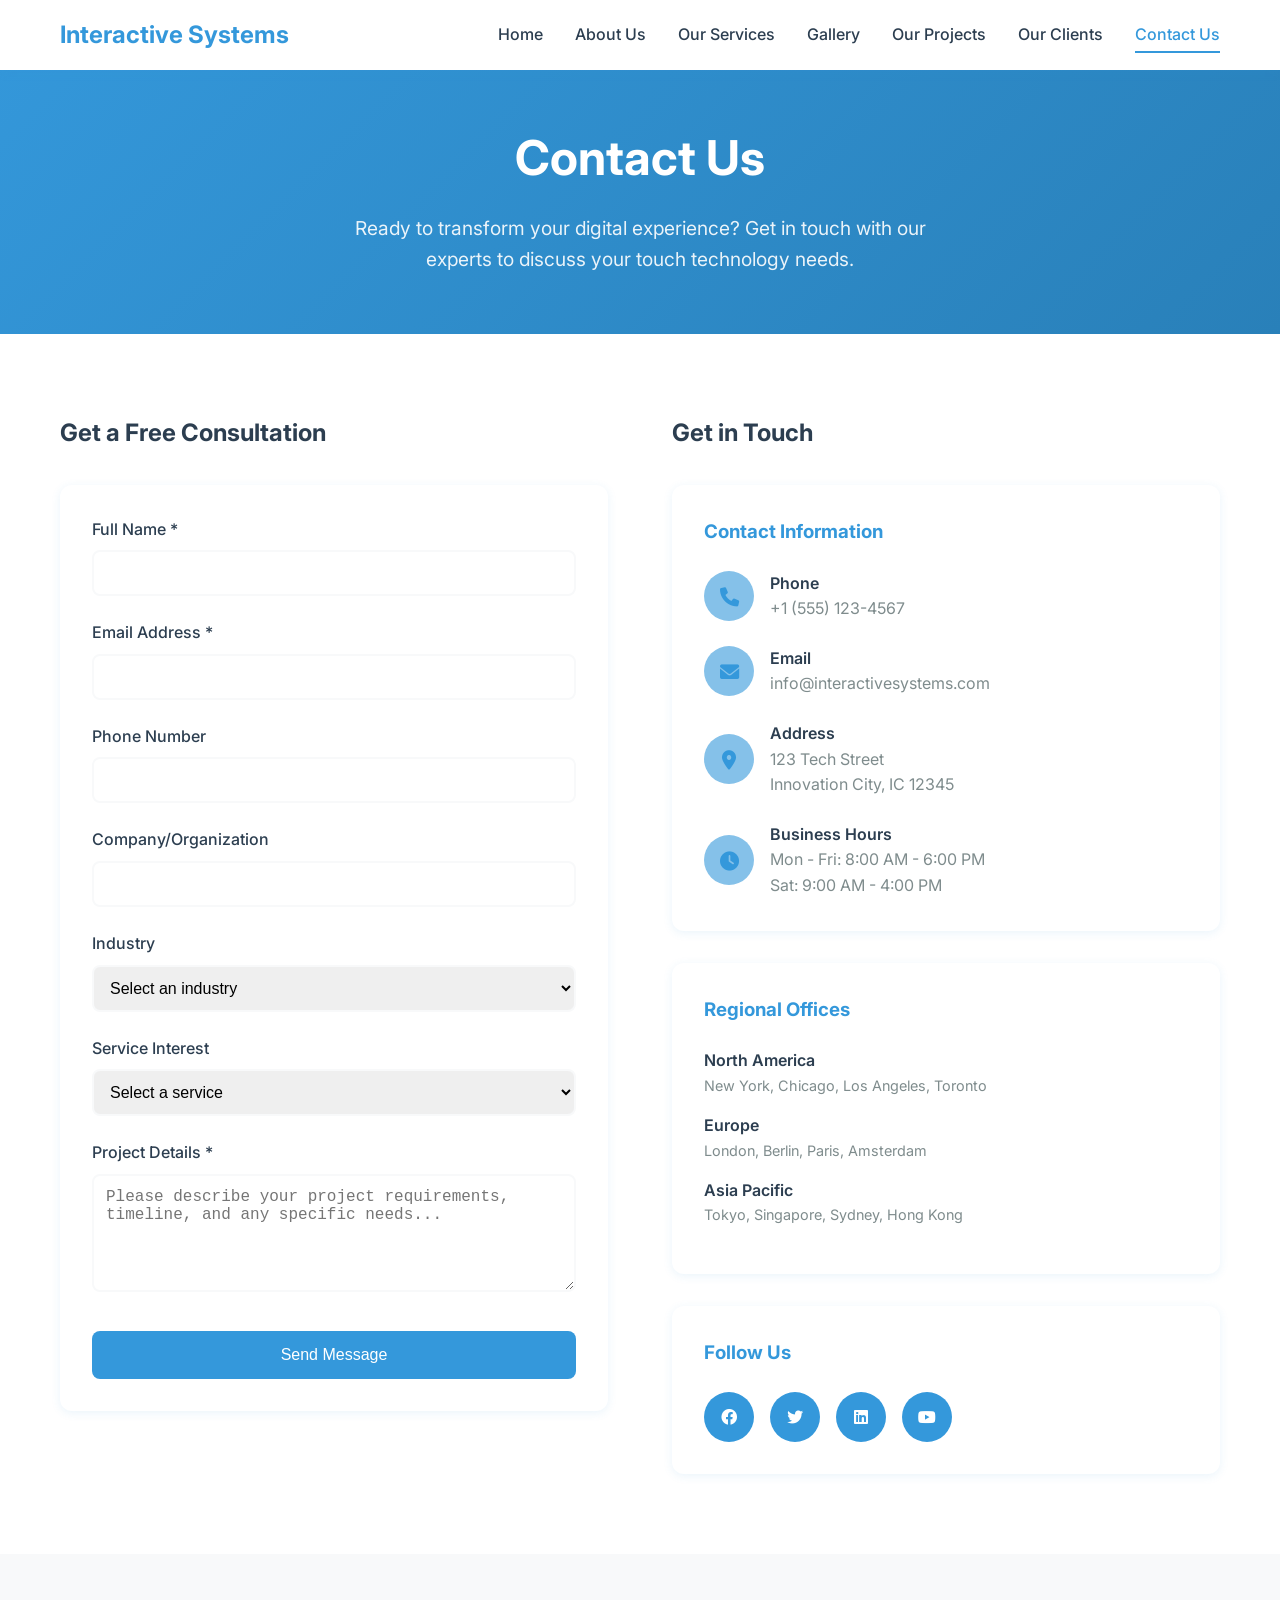
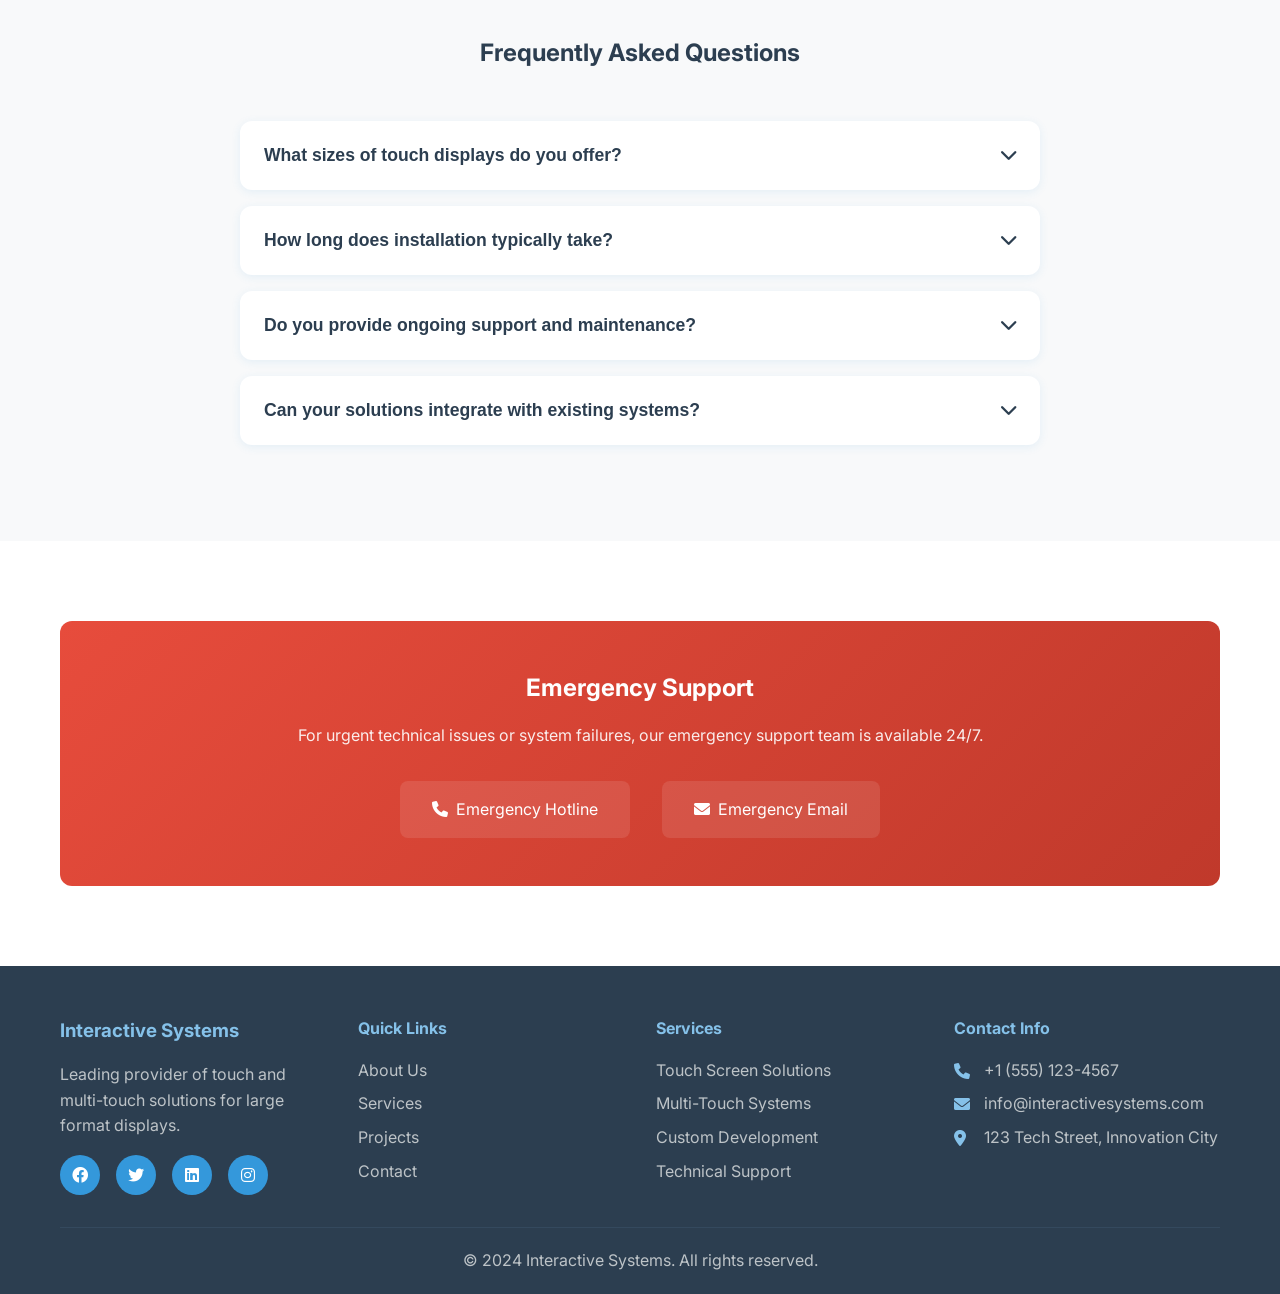
<file: contact.html>
<!DOCTYPE html>
<html lang="en">
<head>
    <meta charset="UTF-8">
    <meta name="viewport" content="width=device-width, initial-scale=1.0">
    <title>Contact Us - Interactive Systems</title>
    <link rel="stylesheet" href="css/style.css">
    <link href="https://fonts.googleapis.com/css2?family=Inter:wght@300;400;500;600;700&display=swap" rel="stylesheet">
    <link rel="stylesheet" href="https://cdnjs.cloudflare.com/ajax/libs/font-awesome/6.0.0/css/all.min.css">
</head>
<body>
    <!-- Navigation -->
    <nav class="navbar">
        <div class="nav-container">
            <div class="nav-logo">
                <h2>Interactive Systems</h2>
            </div>
            <div class="nav-menu" id="nav-menu">
                <a href="index.html" class="nav-link">Home</a>
                <a href="about.html" class="nav-link">About Us</a>
                <a href="services.html" class="nav-link">Our Services</a>
                <a href="gallery.html" class="nav-link">Gallery</a>
                <a href="projects.html" class="nav-link">Our Projects</a>
                <a href="clients.html" class="nav-link">Our Clients</a>
                <a href="contact.html" class="nav-link active">Contact Us</a>
            </div>
            <div class="nav-toggle" id="nav-toggle">
                <span class="bar"></span>
                <span class="bar"></span>
                <span class="bar"></span>
            </div>
        </div>
    </nav>

    <!-- Page Header -->
    <section class="page-header">
        <div class="container">
            <h1>Contact Us</h1>
            <p>Ready to transform your digital experience? Get in touch with our experts to discuss your touch technology needs.</p>
        </div>
    </section>

    <!-- Contact Content -->
    <section class="content-section">
        <div class="container">
            <div style="display: grid; grid-template-columns: 1fr 1fr; gap: 4rem; align-items: start;">
                <!-- Contact Form -->
                <div>
                    <h2 style="margin-bottom: 2rem; color: var(--text-dark);">Get a Free Consultation</h2>
                    <form onsubmit="handleContactForm(event)" style="background: var(--white); padding: 2rem; border-radius: 12px; box-shadow: var(--shadow);">
                        <div style="margin-bottom: 1.5rem;">
                            <label for="name" style="display: block; margin-bottom: 0.5rem; font-weight: 500; color: var(--text-dark);">Full Name *</label>
                            <input type="text" id="name" name="name" required style="width: 100%; padding: 12px; border: 2px solid var(--secondary-color); border-radius: 8px; font-size: 1rem; transition: border-color 0.3s ease;" onfocus="this.style.borderColor='var(--primary-color)'" onblur="this.style.borderColor='var(--secondary-color)'">
                        </div>
                        
                        <div style="margin-bottom: 1.5rem;">
                            <label for="email" style="display: block; margin-bottom: 0.5rem; font-weight: 500; color: var(--text-dark);">Email Address *</label>
                            <input type="email" id="email" name="email" required style="width: 100%; padding: 12px; border: 2px solid var(--secondary-color); border-radius: 8px; font-size: 1rem; transition: border-color 0.3s ease;" onfocus="this.style.borderColor='var(--primary-color)'" onblur="this.style.borderColor='var(--secondary-color)'">
                        </div>
                        
                        <div style="margin-bottom: 1.5rem;">
                            <label for="phone" style="display: block; margin-bottom: 0.5rem; font-weight: 500; color: var(--text-dark);">Phone Number</label>
                            <input type="tel" id="phone" name="phone" style="width: 100%; padding: 12px; border: 2px solid var(--secondary-color); border-radius: 8px; font-size: 1rem; transition: border-color 0.3s ease;" onfocus="this.style.borderColor='var(--primary-color)'" onblur="this.style.borderColor='var(--secondary-color)'">
                        </div>
                        
                        <div style="margin-bottom: 1.5rem;">
                            <label for="company" style="display: block; margin-bottom: 0.5rem; font-weight: 500; color: var(--text-dark);">Company/Organization</label>
                            <input type="text" id="company" name="company" style="width: 100%; padding: 12px; border: 2px solid var(--secondary-color); border-radius: 8px; font-size: 1rem; transition: border-color 0.3s ease;" onfocus="this.style.borderColor='var(--primary-color)'" onblur="this.style.borderColor='var(--secondary-color)'">
                        </div>
                        
                        <div style="margin-bottom: 1.5rem;">
                            <label for="industry" style="display: block; margin-bottom: 0.5rem; font-weight: 500; color: var(--text-dark);">Industry</label>
                            <select id="industry" name="industry" style="width: 100%; padding: 12px; border: 2px solid var(--secondary-color); border-radius: 8px; font-size: 1rem; transition: border-color 0.3s ease;" onfocus="this.style.borderColor='var(--primary-color)'" onblur="this.style.borderColor='var(--secondary-color)'">
                                <option value="">Select an industry</option>
                                <option value="education">Education</option>
                                <option value="healthcare">Healthcare</option>
                                <option value="retail">Retail</option>
                                <option value="corporate">Corporate</option>
                                <option value="government">Government</option>
                                <option value="transportation">Transportation</option>
                                <option value="hospitality">Hospitality</option>
                                <option value="other">Other</option>
                            </select>
                        </div>
                        
                        <div style="margin-bottom: 1.5rem;">
                            <label for="service" style="display: block; margin-bottom: 0.5rem; font-weight: 500; color: var(--text-dark);">Service Interest</label>
                            <select id="service" name="service" style="width: 100%; padding: 12px; border: 2px solid var(--secondary-color); border-radius: 8px; font-size: 1rem; transition: border-color 0.3s ease;" onfocus="this.style.borderColor='var(--primary-color)'" onblur="this.style.borderColor='var(--secondary-color)'">
                                <option value="">Select a service</option>
                                <option value="touch-screens">Touch Screen Solutions</option>
                                <option value="multi-touch">Multi-Touch Systems</option>
                                <option value="multi-process">Multi-Process Solutions</option>
                                <option value="custom-development">Custom Software Development</option>
                                <option value="installation">Installation & Setup</option>
                                <option value="support">Support & Maintenance</option>
                                <option value="consultation">General Consultation</option>
                            </select>
                        </div>
                        
                        <div style="margin-bottom: 2rem;">
                            <label for="message" style="display: block; margin-bottom: 0.5rem; font-weight: 500; color: var(--text-dark);">Project Details *</label>
                            <textarea id="message" name="message" rows="5" required placeholder="Please describe your project requirements, timeline, and any specific needs..." style="width: 100%; padding: 12px; border: 2px solid var(--secondary-color); border-radius: 8px; font-size: 1rem; resize: vertical; transition: border-color 0.3s ease;" onfocus="this.style.borderColor='var(--primary-color)'" onblur="this.style.borderColor='var(--secondary-color)'"></textarea>
                        </div>
                        
                        <button type="submit" class="btn btn-primary" style="width: 100%;">Send Message</button>
                    </form>
                </div>

                <!-- Contact Information -->
                <div>
                    <h2 style="margin-bottom: 2rem; color: var(--text-dark);">Get in Touch</h2>
                    
                    <div style="background: var(--white); padding: 2rem; border-radius: 12px; box-shadow: var(--shadow); margin-bottom: 2rem;">
                        <h3 style="margin-bottom: 1.5rem; color: var(--primary-color);">Contact Information</h3>
                        
                        <div style="margin-bottom: 1.5rem; display: flex; align-items: center;">
                            <div style="width: 50px; height: 50px; background: var(--primary-light); border-radius: 50%; display: flex; align-items: center; justify-content: center; margin-right: 1rem;">
                                <i class="fas fa-phone" style="color: var(--primary-color); font-size: 1.2rem;"></i>
                            </div>
                            <div>
                                <div style="font-weight: 600; color: var(--text-dark);">Phone</div>
                                <div style="color: var(--text-light);">+1 (555) 123-4567</div>
                            </div>
                        </div>
                        
                        <div style="margin-bottom: 1.5rem; display: flex; align-items: center;">
                            <div style="width: 50px; height: 50px; background: var(--primary-light); border-radius: 50%; display: flex; align-items: center; justify-content: center; margin-right: 1rem;">
                                <i class="fas fa-envelope" style="color: var(--primary-color); font-size: 1.2rem;"></i>
                            </div>
                            <div>
                                <div style="font-weight: 600; color: var(--text-dark);">Email</div>
                                <div style="color: var(--text-light);">info@interactivesystems.com</div>
                            </div>
                        </div>
                        
                        <div style="margin-bottom: 1.5rem; display: flex; align-items: center;">
                            <div style="width: 50px; height: 50px; background: var(--primary-light); border-radius: 50%; display: flex; align-items: center; justify-content: center; margin-right: 1rem;">
                                <i class="fas fa-map-marker-alt" style="color: var(--primary-color); font-size: 1.2rem;"></i>
                            </div>
                            <div>
                                <div style="font-weight: 600; color: var(--text-dark);">Address</div>
                                <div style="color: var(--text-light);">123 Tech Street<br>Innovation City, IC 12345</div>
                            </div>
                        </div>
                        
                        <div style="display: flex; align-items: center;">
                            <div style="width: 50px; height: 50px; background: var(--primary-light); border-radius: 50%; display: flex; align-items: center; justify-content: center; margin-right: 1rem;">
                                <i class="fas fa-clock" style="color: var(--primary-color); font-size: 1.2rem;"></i>
                            </div>
                            <div>
                                <div style="font-weight: 600; color: var(--text-dark);">Business Hours</div>
                                <div style="color: var(--text-light);">Mon - Fri: 8:00 AM - 6:00 PM<br>Sat: 9:00 AM - 4:00 PM</div>
                            </div>
                        </div>
                    </div>

                    <div style="background: var(--white); padding: 2rem; border-radius: 12px; box-shadow: var(--shadow); margin-bottom: 2rem;">
                        <h3 style="margin-bottom: 1.5rem; color: var(--primary-color);">Regional Offices</h3>
                        
                        <div style="margin-bottom: 1rem;">
                            <div style="font-weight: 600; color: var(--text-dark);">North America</div>
                            <div style="color: var(--text-light); font-size: 0.9rem;">New York, Chicago, Los Angeles, Toronto</div>
                        </div>
                        
                        <div style="margin-bottom: 1rem;">
                            <div style="font-weight: 600; color: var(--text-dark);">Europe</div>
                            <div style="color: var(--text-light); font-size: 0.9rem;">London, Berlin, Paris, Amsterdam</div>
                        </div>
                        
                        <div style="margin-bottom: 1rem;">
                            <div style="font-weight: 600; color: var(--text-dark);">Asia Pacific</div>
                            <div style="color: var(--text-light); font-size: 0.9rem;">Tokyo, Singapore, Sydney, Hong Kong</div>
                        </div>
                    </div>

                    <div style="background: var(--white); padding: 2rem; border-radius: 12px; box-shadow: var(--shadow);">
                        <h3 style="margin-bottom: 1.5rem; color: var(--primary-color);">Follow Us</h3>
                        <div style="display: flex; gap: 1rem;">
                            <a href="#" style="width: 50px; height: 50px; background: var(--primary-color); border-radius: 50%; display: flex; align-items: center; justify-content: center; color: white; text-decoration: none; transition: background-color 0.3s ease;" onmouseover="this.style.backgroundColor='var(--primary-dark)'" onmouseout="this.style.backgroundColor='var(--primary-color)'">
                                <i class="fab fa-facebook"></i>
                            </a>
                            <a href="#" style="width: 50px; height: 50px; background: var(--primary-color); border-radius: 50%; display: flex; align-items: center; justify-content: center; color: white; text-decoration: none; transition: background-color 0.3s ease;" onmouseover="this.style.backgroundColor='var(--primary-dark)'" onmouseout="this.style.backgroundColor='var(--primary-color)'">
                                <i class="fab fa-twitter"></i>
                            </a>
                            <a href="#" style="width: 50px; height: 50px; background: var(--primary-color); border-radius: 50%; display: flex; align-items: center; justify-content: center; color: white; text-decoration: none; transition: background-color 0.3s ease;" onmouseover="this.style.backgroundColor='var(--primary-dark)'" onmouseout="this.style.backgroundColor='var(--primary-color)'">
                                <i class="fab fa-linkedin"></i>
                            </a>
                            <a href="#" style="width: 50px; height: 50px; background: var(--primary-color); border-radius: 50%; display: flex; align-items: center; justify-content: center; color: white; text-decoration: none; transition: background-color 0.3s ease;" onmouseover="this.style.backgroundColor='var(--primary-dark)'" onmouseout="this.style.backgroundColor='var(--primary-color)'">
                                <i class="fab fa-youtube"></i>
                            </a>
                        </div>
                    </div>
                </div>
            </div>
        </div>
    </section>

    <!-- FAQ Section -->
    <section style="background-color: var(--secondary-color); padding: 80px 0;">
        <div class="container">
            <h2 style="text-align: center; margin-bottom: 3rem; color: var(--text-dark);">Frequently Asked Questions</h2>
            <div style="max-width: 800px; margin: 0 auto;">
                <div style="background: var(--white); border-radius: 12px; box-shadow: var(--shadow); margin-bottom: 1rem; overflow: hidden;">
                    <button onclick="toggleFAQ(this)" style="width: 100%; padding: 1.5rem; background: none; border: none; text-align: left; font-size: 1.1rem; font-weight: 600; color: var(--text-dark); cursor: pointer; display: flex; justify-content: space-between; align-items: center;">
                        What sizes of touch displays do you offer?
                        <i class="fas fa-chevron-down" style="transition: transform 0.3s ease;"></i>
                    </button>
                    <div style="padding: 0 1.5rem; max-height: 0; overflow: hidden; transition: all 0.3s ease;">
                        <p style="padding-bottom: 1.5rem; color: var(--text-light); line-height: 1.6;">We offer touch displays ranging from 32 inches to over 100 inches. Our solutions support both single-touch and multi-touch capabilities, with custom sizes available for specific requirements.</p>
                    </div>
                </div>

                <div style="background: var(--white); border-radius: 12px; box-shadow: var(--shadow); margin-bottom: 1rem; overflow: hidden;">
                    <button onclick="toggleFAQ(this)" style="width: 100%; padding: 1.5rem; background: none; border: none; text-align: left; font-size: 1.1rem; font-weight: 600; color: var(--text-dark); cursor: pointer; display: flex; justify-content: space-between; align-items: center;">
                        How long does installation typically take?
                        <i class="fas fa-chevron-down" style="transition: transform 0.3s ease;"></i>
                    </button>
                    <div style="padding: 0 1.5rem; max-height: 0; overflow: hidden; transition: all 0.3s ease;">
                        <p style="padding-bottom: 1.5rem; color: var(--text-light); line-height: 1.6;">Installation time varies based on project complexity. Single displays typically take 1-2 days, while larger implementations may take 1-2 weeks. We provide detailed timelines during the consultation phase.</p>
                    </div>
                </div>

                <div style="background: var(--white); border-radius: 12px; box-shadow: var(--shadow); margin-bottom: 1rem; overflow: hidden;">
                    <button onclick="toggleFAQ(this)" style="width: 100%; padding: 1.5rem; background: none; border: none; text-align: left; font-size: 1.1rem; font-weight: 600; color: var(--text-dark); cursor: pointer; display: flex; justify-content: space-between; align-items: center;">
                        Do you provide ongoing support and maintenance?
                        <i class="fas fa-chevron-down" style="transition: transform 0.3s ease;"></i>
                    </button>
                    <div style="padding: 0 1.5rem; max-height: 0; overflow: hidden; transition: all 0.3s ease;">
                        <p style="padding-bottom: 1.5rem; color: var(--text-light); line-height: 1.6;">Yes, we offer comprehensive support packages including 24/7 monitoring, regular maintenance, software updates, and technical assistance. Support levels can be customized based on your needs.</p>
                    </div>
                </div>

                <div style="background: var(--white); border-radius: 12px; box-shadow: var(--shadow); margin-bottom: 1rem; overflow: hidden;">
                    <button onclick="toggleFAQ(this)" style="width: 100%; padding: 1.5rem; background: none; border: none; text-align: left; font-size: 1.1rem; font-weight: 600; color: var(--text-dark); cursor: pointer; display: flex; justify-content: space-between; align-items: center;">
                        Can your solutions integrate with existing systems?
                        <i class="fas fa-chevron-down" style="transition: transform 0.3s ease;"></i>
                    </button>
                    <div style="padding: 0 1.5rem; max-height: 0; overflow: hidden; transition: all 0.3s ease;">
                        <p style="padding-bottom: 1.5rem; color: var(--text-light); line-height: 1.6;">Absolutely. Our solutions are designed to integrate seamlessly with existing IT infrastructure, databases, and software systems. We provide APIs and custom integration services as needed.</p>
                    </div>
                </div>
            </div>
        </div>
    </section>

    <!-- Emergency Contact -->
    <section class="content-section">
        <div class="container">
            <div style="background: linear-gradient(135deg, var(--accent-color), #c0392b); color: white; padding: 3rem; border-radius: 12px; text-align: center;">
                <h2 style="margin-bottom: 1rem;">Emergency Support</h2>
                <p style="margin-bottom: 2rem; opacity: 0.9;">For urgent technical issues or system failures, our emergency support team is available 24/7.</p>
                <div style="display: flex; justify-content: center; gap: 2rem; flex-wrap: wrap;">
                    <a href="tel:+15551234567" style="color: white; text-decoration: none; display: flex; align-items: center; background: rgba(255,255,255,0.1); padding: 1rem 2rem; border-radius: 8px; transition: background 0.3s ease;" onmouseover="this.style.background='rgba(255,255,255,0.2)'" onmouseout="this.style.background='rgba(255,255,255,0.1)'">
                        <i class="fas fa-phone" style="margin-right: 0.5rem;"></i>
                        Emergency Hotline
                    </a>
                    <a href="mailto:emergency@interactivesystems.com" style="color: white; text-decoration: none; display: flex; align-items: center; background: rgba(255,255,255,0.1); padding: 1rem 2rem; border-radius: 8px; transition: background 0.3s ease;" onmouseover="this.style.background='rgba(255,255,255,0.2)'" onmouseout="this.style.background='rgba(255,255,255,0.1)'">
                        <i class="fas fa-envelope" style="margin-right: 0.5rem;"></i>
                        Emergency Email
                    </a>
                </div>
            </div>
        </div>
    </section>

    <!-- Footer -->
    <footer class="footer">
        <div class="container">
            <div class="footer-content">
                <div class="footer-section">
                    <h3>Interactive Systems</h3>
                    <p>Leading provider of touch and multi-touch solutions for large format displays.</p>
                    <div class="social-links">
                        <a href="#"><i class="fab fa-facebook"></i></a>
                        <a href="#"><i class="fab fa-twitter"></i></a>
                        <a href="#"><i class="fab fa-linkedin"></i></a>
                        <a href="#"><i class="fab fa-instagram"></i></a>
                    </div>
                </div>
                <div class="footer-section">
                    <h4>Quick Links</h4>
                    <ul>
                        <li><a href="about.html">About Us</a></li>
                        <li><a href="services.html">Services</a></li>
                        <li><a href="projects.html">Projects</a></li>
                        <li><a href="contact.html">Contact</a></li>
                    </ul>
                </div>
                <div class="footer-section">
                    <h4>Services</h4>
                    <ul>
                        <li><a href="#">Touch Screen Solutions</a></li>
                        <li><a href="#">Multi-Touch Systems</a></li>
                        <li><a href="#">Custom Development</a></li>
                        <li><a href="#">Technical Support</a></li>
                    </ul>
                </div>
                <div class="footer-section">
                    <h4>Contact Info</h4>
                    <div class="contact-info">
                        <p><i class="fas fa-phone"></i> +1 (555) 123-4567</p>
                        <p><i class="fas fa-envelope"></i> info@interactivesystems.com</p>
                        <p><i class="fas fa-map-marker-alt"></i> 123 Tech Street, Innovation City</p>
                    </div>
                </div>
            </div>
            <div class="footer-bottom">
                <p>&copy; 2024 Interactive Systems. All rights reserved.</p>
            </div>
        </div>
    </footer>

    <script src="js/script.js"></script>
    <script>
        function toggleFAQ(button) {
            const content = button.nextElementSibling;
            const icon = button.querySelector('i');
            
            if (content.style.maxHeight && content.style.maxHeight !== '0px') {
                content.style.maxHeight = '0px';
                icon.style.transform = 'rotate(0deg)';
            } else {
                content.style.maxHeight = content.scrollHeight + 'px';
                icon.style.transform = 'rotate(180deg)';
            }
        }
    </script>
</body>
</html>
</file>
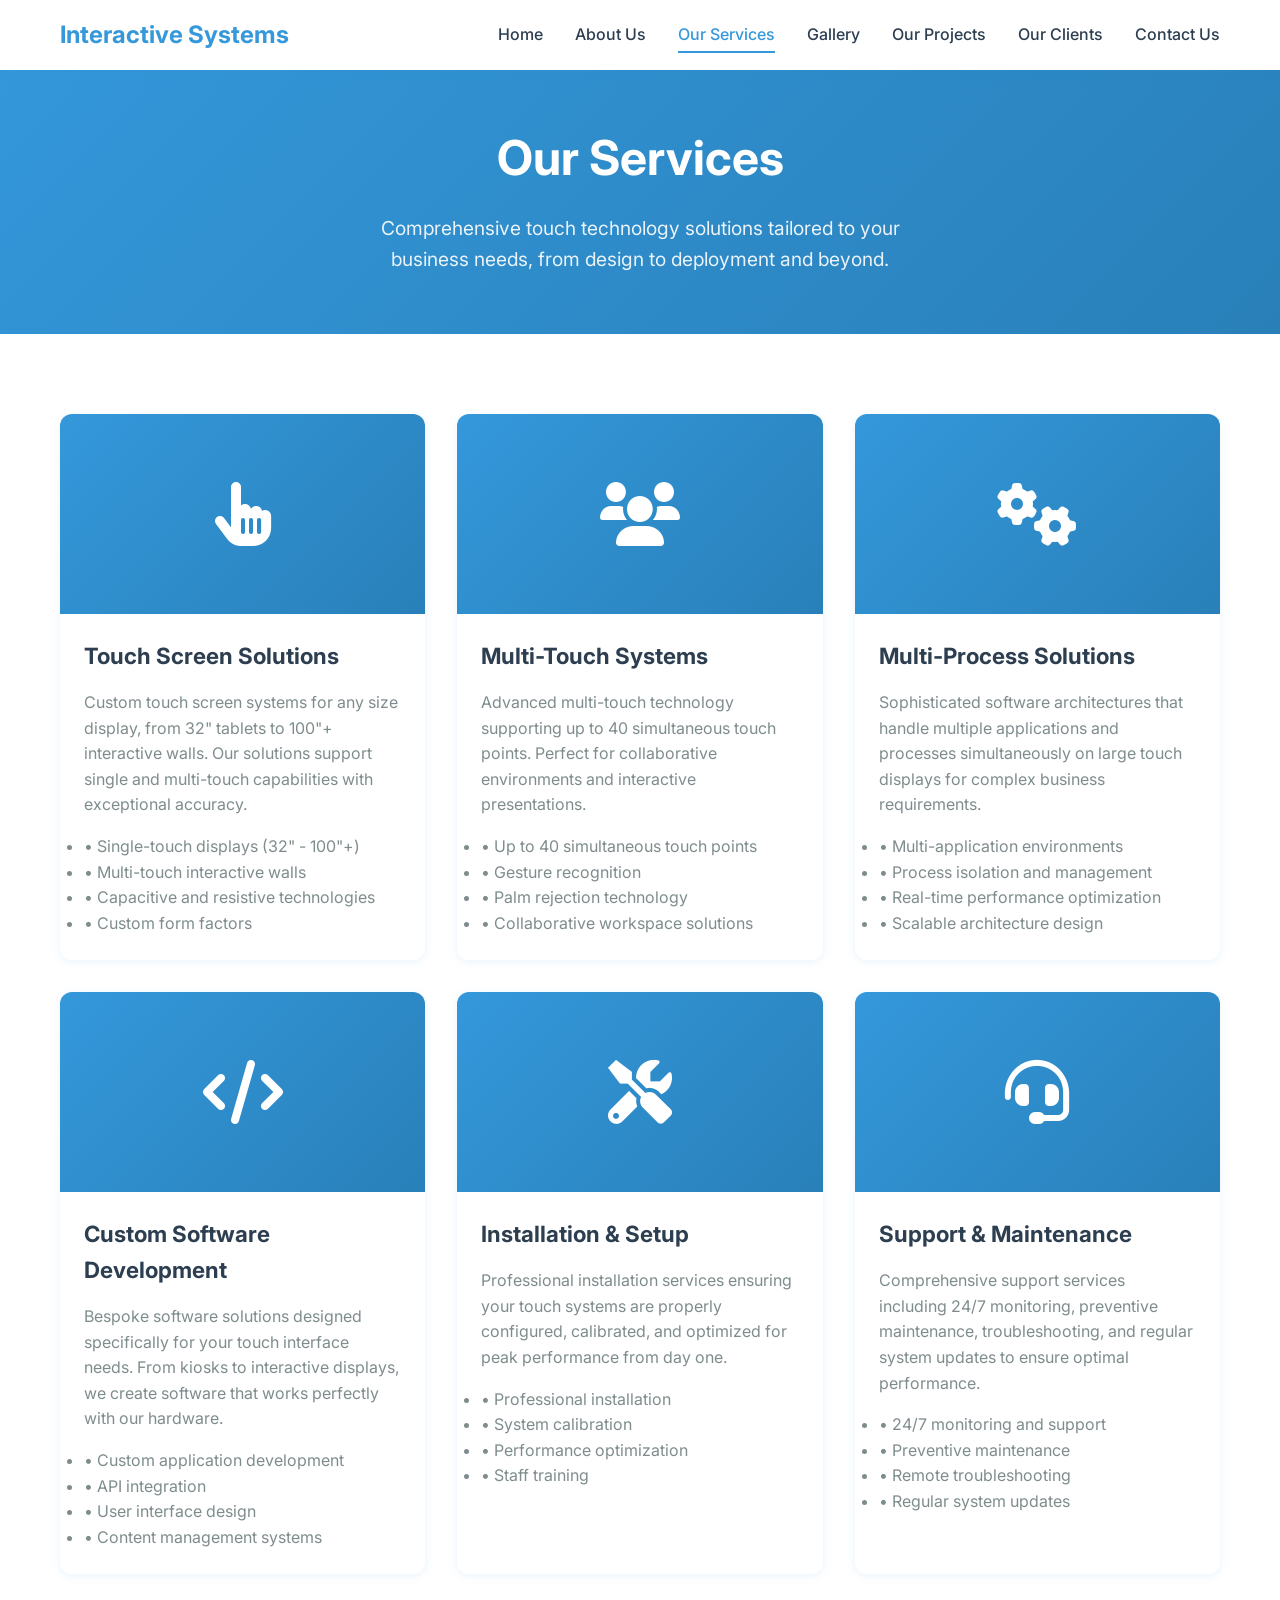
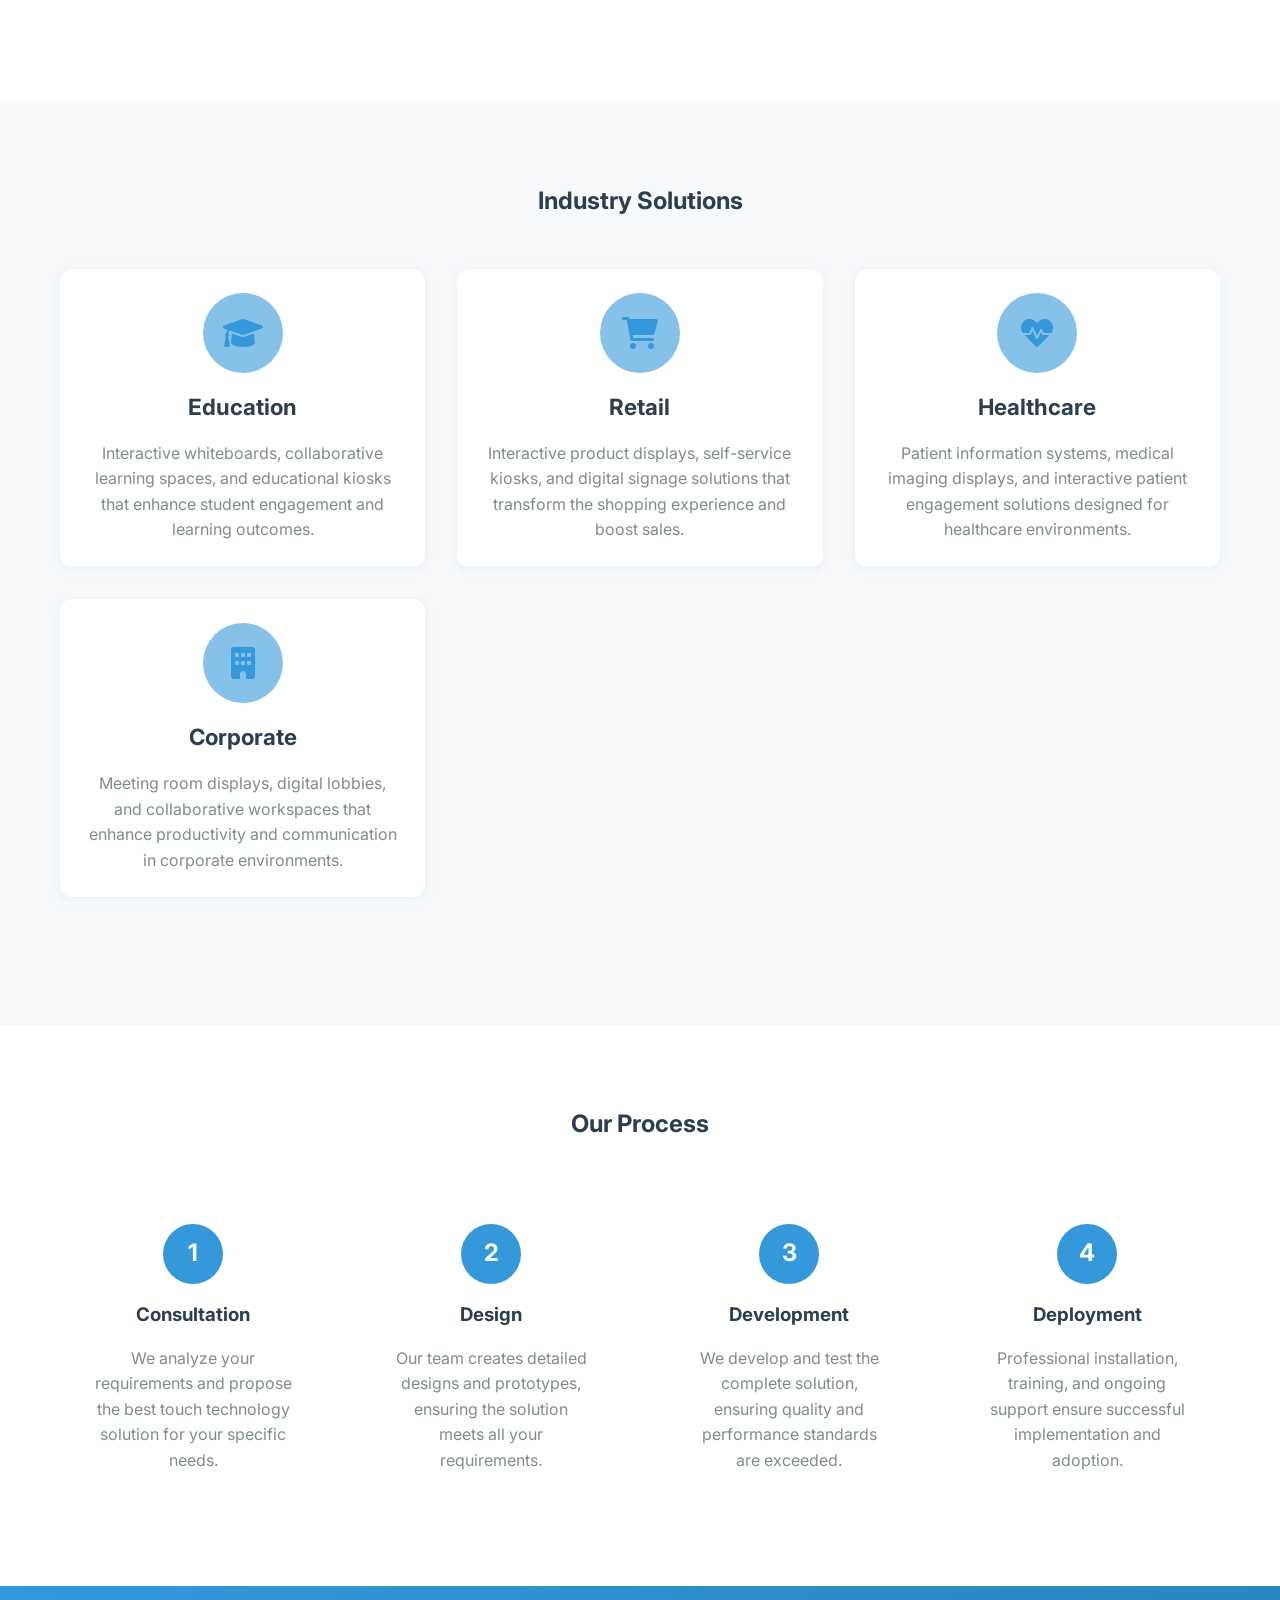
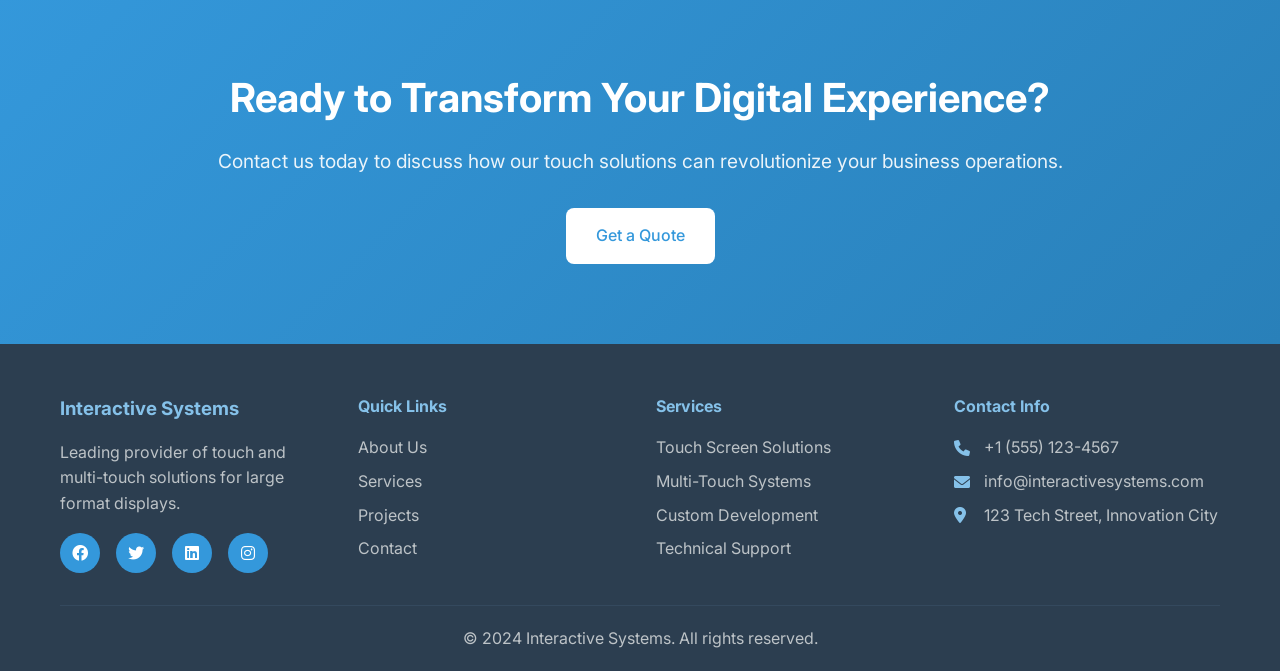
<file: services.html>
<!DOCTYPE html>
<html lang="en">
<head>
    <meta charset="UTF-8">
    <meta name="viewport" content="width=device-width, initial-scale=1.0">
    <title>Our Services - Interactive Systems</title>
    <link rel="stylesheet" href="css/style.css">
    <link href="https://fonts.googleapis.com/css2?family=Inter:wght@300;400;500;600;700&display=swap" rel="stylesheet">
    <link rel="stylesheet" href="https://cdnjs.cloudflare.com/ajax/libs/font-awesome/6.0.0/css/all.min.css">
</head>
<body>
    <!-- Navigation -->
    <nav class="navbar">
        <div class="nav-container">
            <div class="nav-logo">
                <h2>Interactive Systems</h2>
            </div>
            <div class="nav-menu" id="nav-menu">
                <a href="index.html" class="nav-link">Home</a>
                <a href="about.html" class="nav-link">About Us</a>
                <a href="services.html" class="nav-link active">Our Services</a>
                <a href="gallery.html" class="nav-link">Gallery</a>
                <a href="projects.html" class="nav-link">Our Projects</a>
                <a href="clients.html" class="nav-link">Our Clients</a>
                <a href="contact.html" class="nav-link">Contact Us</a>
            </div>
            <div class="nav-toggle" id="nav-toggle">
                <span class="bar"></span>
                <span class="bar"></span>
                <span class="bar"></span>
            </div>
        </div>
    </nav>

    <!-- Page Header -->
    <section class="page-header">
        <div class="container">
            <h1>Our Services</h1>
            <p>Comprehensive touch technology solutions tailored to your business needs, from design to deployment and beyond.</p>
        </div>
    </section>

    <!-- Services Content -->
    <section class="content-section">
        <div class="container">
            <div class="content-grid">
                <div class="content-card">
                    <div style="height: 200px; background: linear-gradient(135deg, var(--primary-color), var(--primary-dark)); display: flex; align-items: center; justify-content: center;">
                        <i class="fas fa-hand-pointer" style="font-size: 4rem; color: white;"></i>
                    </div>
                    <div class="content-card-body">
                        <h3>Touch Screen Solutions</h3>
                        <p>Custom touch screen systems for any size display, from 32" tablets to 100"+ interactive walls. Our solutions support single and multi-touch capabilities with exceptional accuracy.</p>
                        <ul style="margin-top: 1rem; color: var(--text-light);">
                            <li>• Single-touch displays (32" - 100"+)</li>
                            <li>• Multi-touch interactive walls</li>
                            <li>• Capacitive and resistive technologies</li>
                            <li>• Custom form factors</li>
                        </ul>
                    </div>
                </div>

                <div class="content-card">
                    <div style="height: 200px; background: linear-gradient(135deg, var(--primary-color), var(--primary-dark)); display: flex; align-items: center; justify-content: center;">
                        <i class="fas fa-users" style="font-size: 4rem; color: white;"></i>
                    </div>
                    <div class="content-card-body">
                        <h3>Multi-Touch Systems</h3>
                        <p>Advanced multi-touch technology supporting up to 40 simultaneous touch points. Perfect for collaborative environments and interactive presentations.</p>
                        <ul style="margin-top: 1rem; color: var(--text-light);">
                            <li>• Up to 40 simultaneous touch points</li>
                            <li>• Gesture recognition</li>
                            <li>• Palm rejection technology</li>
                            <li>• Collaborative workspace solutions</li>
                        </ul>
                    </div>
                </div>

                <div class="content-card">
                    <div style="height: 200px; background: linear-gradient(135deg, var(--primary-color), var(--primary-dark)); display: flex; align-items: center; justify-content: center;">
                        <i class="fas fa-cogs" style="font-size: 4rem; color: white;"></i>
                    </div>
                    <div class="content-card-body">
                        <h3>Multi-Process Solutions</h3>
                        <p>Sophisticated software architectures that handle multiple applications and processes simultaneously on large touch displays for complex business requirements.</p>
                        <ul style="margin-top: 1rem; color: var(--text-light);">
                            <li>• Multi-application environments</li>
                            <li>• Process isolation and management</li>
                            <li>• Real-time performance optimization</li>
                            <li>• Scalable architecture design</li>
                        </ul>
                    </div>
                </div>

                <div class="content-card">
                    <div style="height: 200px; background: linear-gradient(135deg, var(--primary-color), var(--primary-dark)); display: flex; align-items: center; justify-content: center;">
                        <i class="fas fa-code" style="font-size: 4rem; color: white;"></i>
                    </div>
                    <div class="content-card-body">
                        <h3>Custom Software Development</h3>
                        <p>Bespoke software solutions designed specifically for your touch interface needs. From kiosks to interactive displays, we create software that works perfectly with our hardware.</p>
                        <ul style="margin-top: 1rem; color: var(--text-light);">
                            <li>• Custom application development</li>
                            <li>• API integration</li>
                            <li>• User interface design</li>
                            <li>• Content management systems</li>
                        </ul>
                    </div>
                </div>

                <div class="content-card">
                    <div style="height: 200px; background: linear-gradient(135deg, var(--primary-color), var(--primary-dark)); display: flex; align-items: center; justify-content: center;">
                        <i class="fas fa-tools" style="font-size: 4rem; color: white;"></i>
                    </div>
                    <div class="content-card-body">
                        <h3>Installation & Setup</h3>
                        <p>Professional installation services ensuring your touch systems are properly configured, calibrated, and optimized for peak performance from day one.</p>
                        <ul style="margin-top: 1rem; color: var(--text-light);">
                            <li>• Professional installation</li>
                            <li>• System calibration</li>
                            <li>• Performance optimization</li>
                            <li>• Staff training</li>
                        </ul>
                    </div>
                </div>

                <div class="content-card">
                    <div style="height: 200px; background: linear-gradient(135deg, var(--primary-color), var(--primary-dark)); display: flex; align-items: center; justify-content: center;">
                        <i class="fas fa-headset" style="font-size: 4rem; color: white;"></i>
                    </div>
                    <div class="content-card-body">
                        <h3>Support & Maintenance</h3>
                        <p>Comprehensive support services including 24/7 monitoring, preventive maintenance, troubleshooting, and regular system updates to ensure optimal performance.</p>
                        <ul style="margin-top: 1rem; color: var(--text-light);">
                            <li>• 24/7 monitoring and support</li>
                            <li>• Preventive maintenance</li>
                            <li>• Remote troubleshooting</li>
                            <li>• Regular system updates</li>
                        </ul>
                    </div>
                </div>
            </div>
        </div>
    </section>

    <!-- Industry Solutions -->
    <section style="background-color: var(--secondary-color); padding: 80px 0;">
        <div class="container">
            <h2 style="text-align: center; margin-bottom: 3rem; color: var(--text-dark);">Industry Solutions</h2>
            <div class="content-grid">
                <div class="content-card">
                    <div class="content-card-body" style="text-align: center;">
                        <div style="width: 80px; height: 80px; background: var(--primary-light); border-radius: 50%; margin: 0 auto 1rem; display: flex; align-items: center; justify-content: center;">
                            <i class="fas fa-graduation-cap" style="font-size: 2rem; color: var(--primary-color);"></i>
                        </div>
                        <h3>Education</h3>
                        <p>Interactive whiteboards, collaborative learning spaces, and educational kiosks that enhance student engagement and learning outcomes.</p>
                    </div>
                </div>
                <div class="content-card">
                    <div class="content-card-body" style="text-align: center;">
                        <div style="width: 80px; height: 80px; background: var(--primary-light); border-radius: 50%; margin: 0 auto 1rem; display: flex; align-items: center; justify-content: center;">
                            <i class="fas fa-shopping-cart" style="font-size: 2rem; color: var(--primary-color);"></i>
                        </div>
                        <h3>Retail</h3>
                        <p>Interactive product displays, self-service kiosks, and digital signage solutions that transform the shopping experience and boost sales.</p>
                    </div>
                </div>
                <div class="content-card">
                    <div class="content-card-body" style="text-align: center;">
                        <div style="width: 80px; height: 80px; background: var(--primary-light); border-radius: 50%; margin: 0 auto 1rem; display: flex; align-items: center; justify-content: center;">
                            <i class="fas fa-heartbeat" style="font-size: 2rem; color: var(--primary-color);"></i>
                        </div>
                        <h3>Healthcare</h3>
                        <p>Patient information systems, medical imaging displays, and interactive patient engagement solutions designed for healthcare environments.</p>
                    </div>
                </div>
                <div class="content-card">
                    <div class="content-card-body" style="text-align: center;">
                        <div style="width: 80px; height: 80px; background: var(--primary-light); border-radius: 50%; margin: 0 auto 1rem; display: flex; align-items: center; justify-content: center;">
                            <i class="fas fa-building" style="font-size: 2rem; color: var(--primary-color);"></i>
                        </div>
                        <h3>Corporate</h3>
                        <p>Meeting room displays, digital lobbies, and collaborative workspaces that enhance productivity and communication in corporate environments.</p>
                    </div>
                </div>
            </div>
        </div>
    </section>

    <!-- Process Section -->
    <section class="content-section">
        <div class="container">
            <h2 style="text-align: center; margin-bottom: 3rem; color: var(--text-dark);">Our Process</h2>
            <div style="display: grid; grid-template-columns: repeat(auto-fit, minmax(250px, 1fr)); gap: 2rem;">
                <div style="text-align: center; padding: 2rem;">
                    <div style="width: 60px; height: 60px; background: var(--primary-color); border-radius: 50%; margin: 0 auto 1rem; display: flex; align-items: center; justify-content: center; color: white; font-weight: bold; font-size: 1.5rem;">1</div>
                    <h3 style="margin-bottom: 1rem;">Consultation</h3>
                    <p style="color: var(--text-light);">We analyze your requirements and propose the best touch technology solution for your specific needs.</p>
                </div>
                <div style="text-align: center; padding: 2rem;">
                    <div style="width: 60px; height: 60px; background: var(--primary-color); border-radius: 50%; margin: 0 auto 1rem; display: flex; align-items: center; justify-content: center; color: white; font-weight: bold; font-size: 1.5rem;">2</div>
                    <h3 style="margin-bottom: 1rem;">Design</h3>
                    <p style="color: var(--text-light);">Our team creates detailed designs and prototypes, ensuring the solution meets all your requirements.</p>
                </div>
                <div style="text-align: center; padding: 2rem;">
                    <div style="width: 60px; height: 60px; background: var(--primary-color); border-radius: 50%; margin: 0 auto 1rem; display: flex; align-items: center; justify-content: center; color: white; font-weight: bold; font-size: 1.5rem;">3</div>
                    <h3 style="margin-bottom: 1rem;">Development</h3>
                    <p style="color: var(--text-light);">We develop and test the complete solution, ensuring quality and performance standards are exceeded.</p>
                </div>
                <div style="text-align: center; padding: 2rem;">
                    <div style="width: 60px; height: 60px; background: var(--primary-color); border-radius: 50%; margin: 0 auto 1rem; display: flex; align-items: center; justify-content: center; color: white; font-weight: bold; font-size: 1.5rem;">4</div>
                    <h3 style="margin-bottom: 1rem;">Deployment</h3>
                    <p style="color: var(--text-light);">Professional installation, training, and ongoing support ensure successful implementation and adoption.</p>
                </div>
            </div>
        </div>
    </section>

    <!-- CTA Section -->
    <section class="cta">
        <div class="container">
            <h2>Ready to Transform Your Digital Experience?</h2>
            <p>Contact us today to discuss how our touch solutions can revolutionize your business operations.</p>
            <a href="contact.html" class="btn btn-primary">Get a Quote</a>
        </div>
    </section>

    <!-- Footer -->
    <footer class="footer">
        <div class="container">
            <div class="footer-content">
                <div class="footer-section">
                    <h3>Interactive Systems</h3>
                    <p>Leading provider of touch and multi-touch solutions for large format displays.</p>
                    <div class="social-links">
                        <a href="#"><i class="fab fa-facebook"></i></a>
                        <a href="#"><i class="fab fa-twitter"></i></a>
                        <a href="#"><i class="fab fa-linkedin"></i></a>
                        <a href="#"><i class="fab fa-instagram"></i></a>
                    </div>
                </div>
                <div class="footer-section">
                    <h4>Quick Links</h4>
                    <ul>
                        <li><a href="about.html">About Us</a></li>
                        <li><a href="services.html">Services</a></li>
                        <li><a href="projects.html">Projects</a></li>
                        <li><a href="contact.html">Contact</a></li>
                    </ul>
                </div>
                <div class="footer-section">
                    <h4>Services</h4>
                    <ul>
                        <li><a href="#">Touch Screen Solutions</a></li>
                        <li><a href="#">Multi-Touch Systems</a></li>
                        <li><a href="#">Custom Development</a></li>
                        <li><a href="#">Technical Support</a></li>
                    </ul>
                </div>
                <div class="footer-section">
                    <h4>Contact Info</h4>
                    <div class="contact-info">
                        <p><i class="fas fa-phone"></i> +1 (555) 123-4567</p>
                        <p><i class="fas fa-envelope"></i> info@interactivesystems.com</p>
                        <p><i class="fas fa-map-marker-alt"></i> 123 Tech Street, Innovation City</p>
                    </div>
                </div>
            </div>
            <div class="footer-bottom">
                <p>&copy; 2024 Interactive Systems. All rights reserved.</p>
            </div>
        </div>
    </footer>

    <script src="js/script.js"></script>
</body>
</html>
</file>
<file: css/style.css>
/* CSS Reset and Base Styles */
* {
    margin: 0;
    padding: 0;
    box-sizing: border-box;
}

:root {
    --primary-color: #3498db;    /* Light Blue */
    --primary-dark: #2980b9;     /* Darker Blue */
    --primary-light: #85c1e9;    /* Lighter Blue */
    --secondary-color: #f8f9fa;  /* Light Gray */
    --accent-color: #e74c3c;     /* Red accent */
    --text-dark: #2c3e50;        /* Dark Blue-Gray */
    --text-light: #7f8c8d;       /* Light Gray */
    --white: #ffffff;
    --shadow: 0 2px 10px rgba(52, 152, 219, 0.1);
    --shadow-hover: 0 5px 20px rgba(52, 152, 219, 0.2);
}

body {
    font-family: 'Inter', sans-serif;
    line-height: 1.6;
    color: var(--text-dark);
    background-color: var(--white);
}

.container {
    max-width: 1200px;
    margin: 0 auto;
    padding: 0 20px;
}

/* Navigation Styles */
.navbar {
    background-color: var(--white);
    box-shadow: var(--shadow);
    position: fixed;
    top: 0;
    width: 100%;
    z-index: 1000;
    transition: all 0.3s ease;
}

.nav-container {
    max-width: 1200px;
    margin: 0 auto;
    padding: 0 20px;
    display: flex;
    justify-content: space-between;
    align-items: center;
    height: 70px;
}

.nav-logo h2 {
    color: var(--primary-color);
    font-weight: 700;
    font-size: 1.5rem;
}

.nav-menu {
    display: flex;
    gap: 2rem;
}

.nav-link {
    text-decoration: none;
    color: var(--text-dark);
    font-weight: 500;
    transition: color 0.3s ease;
    position: relative;
}

.nav-link:hover,
.nav-link.active {
    color: var(--primary-color);
}

.nav-link::after {
    content: '';
    position: absolute;
    bottom: -5px;
    left: 0;
    width: 0;
    height: 2px;
    background-color: var(--primary-color);
    transition: width 0.3s ease;
}

.nav-link:hover::after,
.nav-link.active::after {
    width: 100%;
}

.nav-toggle {
    display: none;
    flex-direction: column;
    cursor: pointer;
}

.bar {
    width: 25px;
    height: 3px;
    background-color: var(--text-dark);
    margin: 3px 0;
    transition: 0.3s;
}

/* Hero Section */
.hero {
    display: flex;
    align-items: center;
    min-height: 100vh;
    padding: 100px 20px 50px;
    max-width: 1200px;
    margin: 0 auto;
    gap: 3rem;
}

.hero-content {
    flex: 1;
}

.hero-content h1 {
    font-size: 3.5rem;
    font-weight: 700;
    color: var(--text-dark);
    margin-bottom: 1rem;
    line-height: 1.2;
}

.hero-content p {
    font-size: 1.2rem;
    color: var(--text-light);
    margin-bottom: 2rem;
    max-width: 600px;
}

.hero-buttons {
    display: flex;
    gap: 1rem;
    flex-wrap: wrap;
}

.hero-image {
    flex: 1;
    text-align: center;
}

.hero-image img {
    max-width: 100%;
    height: auto;
    border-radius: 10px;
    box-shadow: var(--shadow-hover);
}

/* Button Styles */
.btn {
    display: inline-block;
    padding: 15px 30px;
    border-radius: 8px;
    text-decoration: none;
    font-weight: 500;
    transition: all 0.3s ease;
    border: none;
    cursor: pointer;
    font-size: 1rem;
}

.btn-primary {
    background-color: var(--primary-color);
    color: var(--white);
}

.btn-primary:hover {
    background-color: var(--primary-dark);
    transform: translateY(-2px);
    box-shadow: var(--shadow-hover);
}

.btn-secondary {
    background-color: transparent;
    color: var(--primary-color);
    border: 2px solid var(--primary-color);
}

.btn-secondary:hover {
    background-color: var(--primary-color);
    color: var(--white);
    transform: translateY(-2px);
}

/* Features Section */
.features {
    padding: 80px 0;
    background-color: var(--secondary-color);
}

.features h2 {
    text-align: center;
    font-size: 2.5rem;
    margin-bottom: 3rem;
    color: var(--text-dark);
}

.features-grid {
    display: grid;
    grid-template-columns: repeat(auto-fit, minmax(280px, 1fr));
    gap: 2rem;
}

.feature-card {
    background-color: var(--white);
    padding: 2rem;
    border-radius: 12px;
    text-align: center;
    box-shadow: var(--shadow);
    transition: transform 0.3s ease, box-shadow 0.3s ease;
}

.feature-card:hover {
    transform: translateY(-5px);
    box-shadow: var(--shadow-hover);
}

.feature-icon {
    width: 80px;
    height: 80px;
    background-color: var(--primary-light);
    border-radius: 50%;
    display: flex;
    align-items: center;
    justify-content: center;
    margin: 0 auto 1.5rem;
}

.feature-icon i {
    font-size: 2rem;
    color: var(--primary-color);
}

.feature-card h3 {
    font-size: 1.4rem;
    margin-bottom: 1rem;
    color: var(--text-dark);
}

.feature-card p {
    color: var(--text-light);
    line-height: 1.6;
}

/* CTA Section */
.cta {
    padding: 80px 0;
    background: linear-gradient(135deg, var(--primary-color), var(--primary-dark));
    text-align: center;
    color: var(--white);
}

.cta h2 {
    font-size: 2.5rem;
    margin-bottom: 1rem;
}

.cta p {
    font-size: 1.2rem;
    margin-bottom: 2rem;
    opacity: 0.9;
}

.cta .btn-primary {
    background-color: var(--white);
    color: var(--primary-color);
}

.cta .btn-primary:hover {
    background-color: var(--secondary-color);
    transform: translateY(-2px);
}

/* Footer */
.footer {
    background-color: var(--text-dark);
    color: var(--white);
    padding: 50px 0 20px;
}

.footer-content {
    display: grid;
    grid-template-columns: repeat(auto-fit, minmax(250px, 1fr));
    gap: 2rem;
    margin-bottom: 2rem;
}

.footer-section h3,
.footer-section h4 {
    margin-bottom: 1rem;
    color: var(--primary-light);
}

.footer-section p {
    color: #bdc3c7;
    line-height: 1.6;
}

.social-links {
    display: flex;
    gap: 1rem;
    margin-top: 1rem;
}

.social-links a {
    width: 40px;
    height: 40px;
    background-color: var(--primary-color);
    border-radius: 50%;
    display: flex;
    align-items: center;
    justify-content: center;
    color: var(--white);
    text-decoration: none;
    transition: background-color 0.3s ease;
}

.social-links a:hover {
    background-color: var(--primary-dark);
}

.footer-section ul {
    list-style: none;
}

.footer-section ul li {
    margin-bottom: 0.5rem;
}

.footer-section ul li a {
    color: #bdc3c7;
    text-decoration: none;
    transition: color 0.3s ease;
}

.footer-section ul li a:hover {
    color: var(--primary-light);
}

.contact-info p {
    display: flex;
    align-items: center;
    margin-bottom: 0.5rem;
    color: #bdc3c7;
}

.contact-info i {
    margin-right: 10px;
    color: var(--primary-light);
    width: 20px;
}

.footer-bottom {
    border-top: 1px solid #34495e;
    padding-top: 20px;
    text-align: center;
    color: #bdc3c7;
}

/* Page Header */
.page-header {
    background: linear-gradient(135deg, var(--primary-color), var(--primary-dark));
    color: var(--white);
    padding: 120px 0 60px;
    text-align: center;
}

.page-header h1 {
    font-size: 3rem;
    margin-bottom: 1rem;
}

.page-header p {
    font-size: 1.2rem;
    opacity: 0.9;
    max-width: 600px;
    margin: 0 auto;
}

/* Content Section */
.content-section {
    padding: 80px 0;
}

.content-grid {
    display: grid;
    grid-template-columns: repeat(auto-fit, minmax(300px, 1fr));
    gap: 2rem;
    margin-bottom: 3rem;
}

.content-card {
    background-color: var(--white);
    border-radius: 12px;
    overflow: hidden;
    box-shadow: var(--shadow);
    transition: transform 0.3s ease, box-shadow 0.3s ease;
}

.content-card:hover {
    transform: translateY(-5px);
    box-shadow: var(--shadow-hover);
}

.content-card img {
    width: 100%;
    height: 200px;
    object-fit: cover;
}

.content-card-body {
    padding: 1.5rem;
}

.content-card h3 {
    font-size: 1.4rem;
    margin-bottom: 1rem;
    color: var(--text-dark);
}

.content-card p {
    color: var(--text-light);
    line-height: 1.6;
}

/* Responsive Design */
@media (max-width: 768px) {
    .nav-menu {
        position: fixed;
        left: -100%;
        top: 70px;
        flex-direction: column;
        background-color: var(--white);
        width: 100%;
        text-align: center;
        transition: 0.3s;
        box-shadow: var(--shadow);
        padding: 2rem 0;
    }

    .nav-menu.active {
        left: 0;
    }

    .nav-toggle {
        display: flex;
    }

    .hero {
        flex-direction: column;
        text-align: center;
        padding: 120px 20px 50px;
    }

    .hero-content h1 {
        font-size: 2.5rem;
    }

    .hero-buttons {
        justify-content: center;
    }

    .features h2,
    .cta h2,
    .page-header h1 {
        font-size: 2rem;
    }

    .page-header {
        padding: 100px 0 40px;
    }

    .footer-content {
        grid-template-columns: 1fr;
        text-align: center;
    }
}

@media (max-width: 480px) {
    .hero-content h1 {
        font-size: 2rem;
    }

    .hero-content p {
        font-size: 1rem;
    }

    .btn {
        padding: 12px 24px;
        font-size: 0.9rem;
    }

    .hero-buttons {
        flex-direction: column;
        align-items: center;
    }

    .page-header h1 {
        font-size: 1.8rem;
    }
}
</file>
